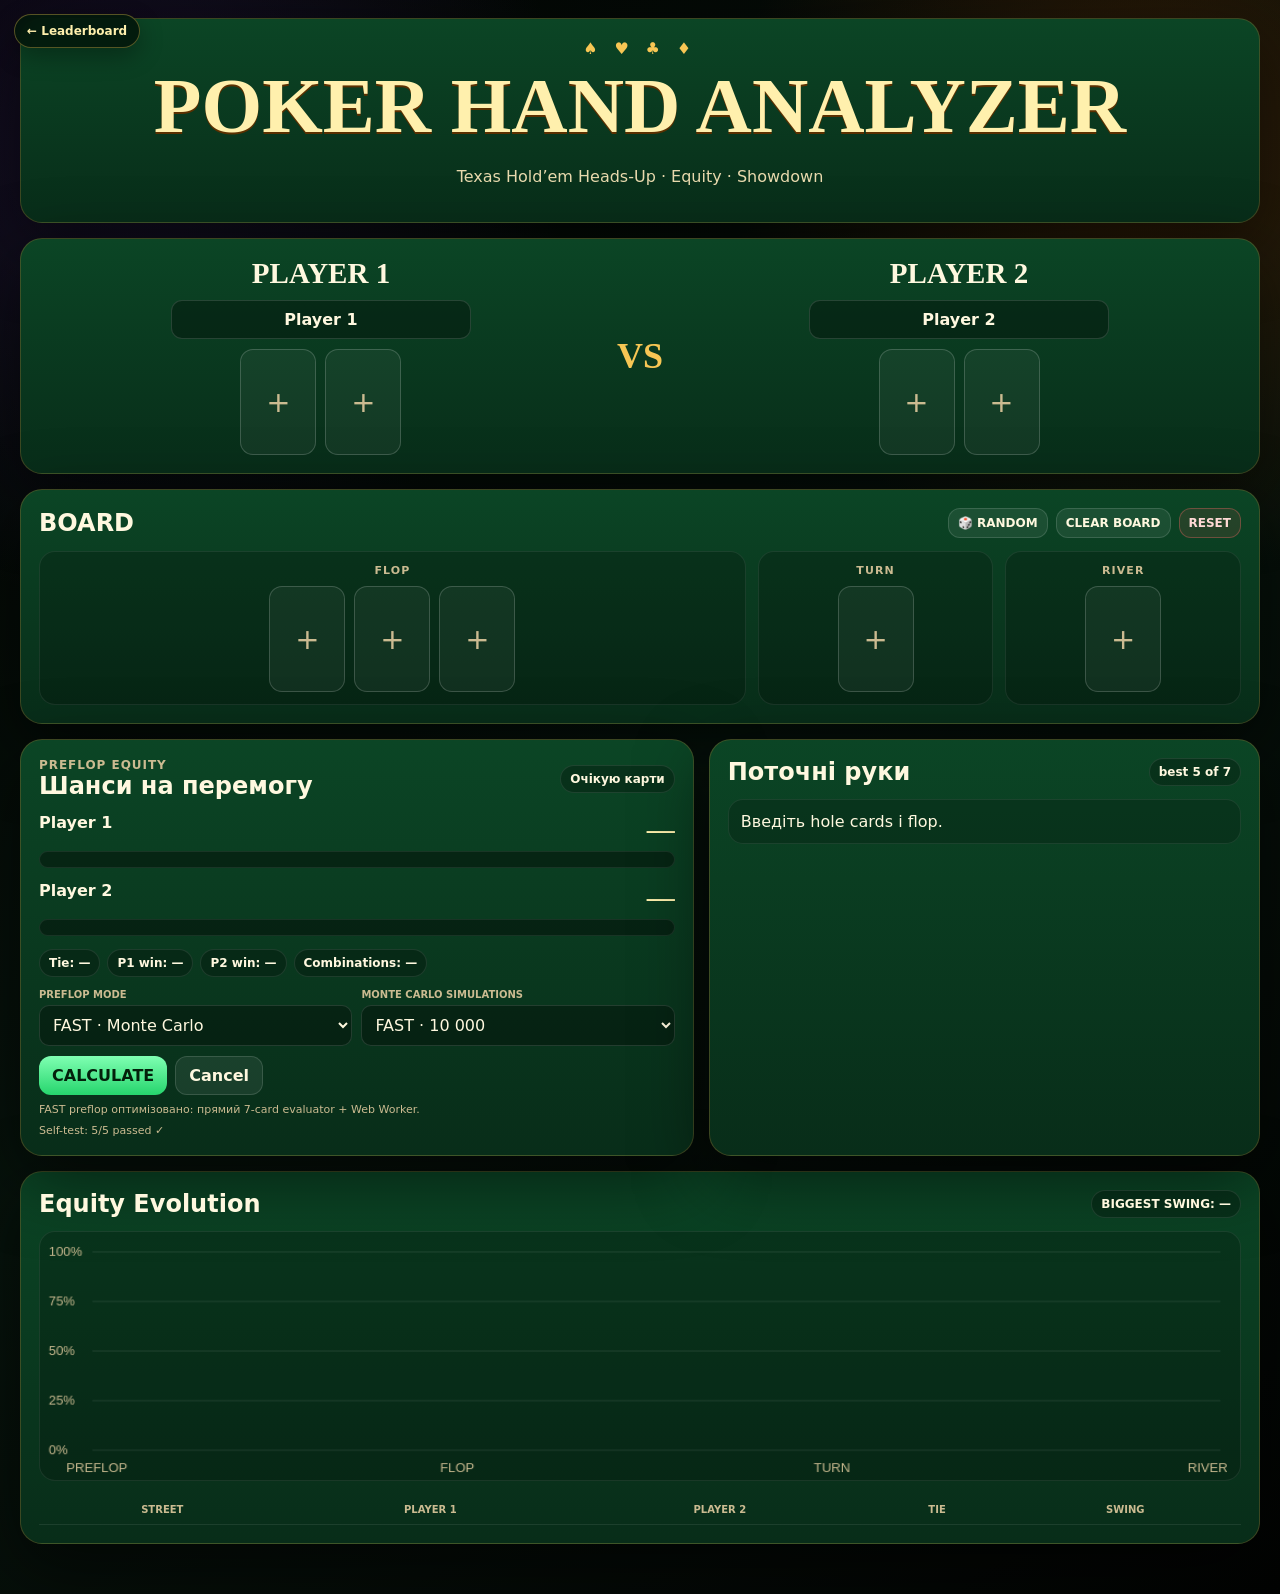
<file: poker-analyzer.html>
<!doctype html>
<html lang="uk">
<head>
<meta charset="utf-8">
<meta name="viewport" content="width=device-width,initial-scale=1">
<title>Poker Hand Analyzer</title>
<style>
:root{--bg:#030604;--panel:#082d19;--panel2:#0b4525;--gold:#f7c654;--gold2:#fff0ad;--text:#fff8df;--muted:#cbbb91;--line:#8a6b2f66;--green:#45df82;--blue:#6ec5ff}
*{box-sizing:border-box}body{margin:0;min-height:100vh;font-family:Inter,system-ui,sans-serif;color:var(--text);background:radial-gradient(circle at 10% 10%,#35206066,transparent 24%),radial-gradient(circle at 90% 10%,#8a370055,transparent 23%),linear-gradient(145deg,#020302,#07130c 50%,#020302)}
button,input,select{font:inherit}button{cursor:pointer}.app{width:min(1240px,calc(100% - 20px));margin:auto;padding:18px 0 50px}.panel{background:linear-gradient(180deg,var(--panel2),var(--panel));border:1px solid var(--line);border-radius:22px;box-shadow:0 22px 70px #0008}.pad{padding:18px}
.hero{text-align:center;margin-bottom:15px;padding:20px}.hero h1{font:700 clamp(42px,7vw,78px) Georgia,serif;color:var(--gold2);margin:3px 0;text-shadow:0 2px #5b3000}.hero p{color:#e8d9ad}.suits{color:var(--gold);letter-spacing:.35em;font-weight:900}
.players{display:grid;grid-template-columns:1fr auto 1fr;gap:14px;align-items:center;margin-bottom:15px}.player{text-align:center}.player h2{font:700 29px Georgia,serif;margin:0 0 10px}.vs{font:700 36px Georgia,serif;color:var(--gold)}
.name{width:min(300px,100%);padding:9px 11px;border-radius:11px;border:1px solid #ffffff22;background:#0005;color:var(--text);text-align:center;font-weight:800;margin-bottom:10px}
.cards{display:flex;gap:9px;justify-content:center;flex-wrap:wrap}.slot,.card{width:76px;height:106px;border-radius:13px;border:1px solid #ffffff2d;display:grid;place-items:center;position:relative}.slot{background:#ffffff0c;color:var(--muted);font-size:29px}.card{background:#fffdf4;color:#171717;box-shadow:0 7px 20px #0005}.red{color:#c82828!important}.rank{position:absolute;left:8px;top:5px;font:700 24px Georgia,serif}.suit{font-size:38px}.x{position:absolute;right:4px;top:3px;width:20px;height:20px;border:0;border-radius:50%;background:#0002;color:inherit;padding:0}
.board{margin-bottom:15px}.head{display:flex;justify-content:space-between;gap:10px;align-items:center;margin-bottom:13px}.head h2,.head h3{margin:0}.streets{display:grid;grid-template-columns:3fr 1fr 1fr;gap:12px}.street{padding:12px;border-radius:16px;background:#0003;border:1px solid #ffffff14}.street b{display:block;text-align:center;color:var(--muted);font-size:11px;letter-spacing:.1em;margin-bottom:9px}
.actions{display:flex;gap:8px;flex-wrap:wrap}.btn{border:0;border-radius:12px;padding:9px 13px;font-weight:900;background:linear-gradient(var(--gold2),var(--gold));color:#2b1700}.btn.sec{background:#ffffff12;border:1px solid #ffffff22;color:var(--text)}.btn.green{background:linear-gradient(#7fffb2,#26d56d);color:#03200b}.btn.redb{background:#ff51511c;border:1px solid #ff6a6a55;color:#ffd9d5}.small{padding:7px 9px;font-size:12px}
.grid{display:grid;grid-template-columns:1.1fr .9fr;gap:15px}.sub{font-size:12px;color:var(--muted);font-weight:900;letter-spacing:.08em}.eqrow{margin:13px 0}.eqtop{display:flex;justify-content:space-between;font-weight:900}.eqval{font:700 28px Georgia,serif;color:var(--gold2)}.bar{height:17px;border-radius:999px;background:#0006;overflow:hidden;margin-top:6px;border:1px solid #ffffff14}.bar span{display:block;height:100%;background:linear-gradient(90deg,#d67b27,#ffd468,#51e393)}.bar.blue span{background:linear-gradient(90deg,#587be0,#69baf8,#78ddff)}.meta{display:flex;gap:7px;flex-wrap:wrap;margin-top:10px}.pill{padding:6px 9px;border-radius:999px;background:#0004;border:1px solid #ffffff18;font-size:12px;font-weight:850}
.controls{display:grid;grid-template-columns:1fr 1fr;gap:9px;margin-top:12px}.field{display:grid;gap:5px}.field label{font-size:10px;color:var(--muted);font-weight:900;text-transform:uppercase}.field select{padding:9px;border-radius:10px;background:#0005;color:var(--text);border:1px solid #ffffff1f}
.progressbox{display:none;margin-top:10px}.progressbox.show{display:block}.progress{height:9px;border-radius:999px;background:#0006;overflow:hidden}.progress span{display:block;height:100%;width:0;background:linear-gradient(90deg,var(--gold),var(--green))}.progtext{font-size:11px;color:var(--muted);margin-top:4px}
.hand{padding:12px;border-radius:15px;background:#0003;border:1px solid #ffffff14;margin-bottom:9px}.hand strong{display:block;color:var(--gold2);font-size:17px}.best{display:flex;gap:5px;flex-wrap:wrap;margin-top:8px}.mini{padding:4px 7px;border-radius:7px;background:#fffdf4;color:#171717;font:700 15px Georgia,serif}.draws{margin-top:7px;color:#e9dcb8;font-size:12px;line-height:1.45}.result{text-align:center;padding:16px;border-radius:17px;background:#f6c65418;border:1px solid #f6c65455}.result h2{font:700 32px Georgia,serif;color:var(--gold2);margin:0 0 4px}
.history{margin-top:15px}.hist{width:100%;border-collapse:collapse}.hist th,.hist td{padding:9px;border-bottom:1px solid #ffffff15;text-align:center}.hist th{font-size:10px;color:var(--muted);text-transform:uppercase}canvas{width:100%;height:250px;background:#0003;border-radius:16px;border:1px solid #ffffff14}
.pickerbg{position:fixed;inset:0;background:#000c;display:none;align-items:center;justify-content:center;padding:16px;z-index:20}.pickerbg.show{display:flex}.picker{width:min(850px,100%);max-height:90vh;overflow:auto;padding:16px;border-radius:20px;background:linear-gradient(#0b3a21,#04150c);border:1px solid var(--line)}.pickgrid{display:grid;grid-template-columns:repeat(13,1fr);gap:5px}.pick{min-height:56px;border-radius:9px;border:1px solid #0002;background:#fffdf4;color:#171717;font:700 16px Georgia,serif}.used{opacity:.2;pointer-events:none}.status{font-size:11px;color:var(--muted);margin-top:8px}
@media(max-width:860px){.players,.grid{grid-template-columns:1fr}.vs{font-size:25px}.streets{grid-template-columns:1fr}.pickgrid{grid-template-columns:repeat(7,1fr)}}@media(max-width:500px){.slot,.card{width:62px;height:88px}.controls{grid-template-columns:1fr}.pickgrid{grid-template-columns:repeat(4,1fr)}}

.back-home{
  position:fixed;left:14px;top:14px;z-index:15;
  display:inline-flex;align-items:center;gap:7px;
  padding:9px 12px;border-radius:999px;
  text-decoration:none;font-size:12px;font-weight:900;
  color:var(--gold2);background:rgba(3,22,11,.88);
  border:1px solid rgba(247,198,84,.34);
  box-shadow:0 8px 24px rgba(0,0,0,.32);
  backdrop-filter:blur(8px);
}
.back-home:hover{border-color:rgba(255,228,140,.7);transform:translateY(-1px)}
@media(max-width:520px){.back-home{position:static;margin:10px 0 0 10px}}

</style>
</head>
<body>
<a class="back-home" href="./">← Leaderboard</a>
<div class="app">
<header class="panel hero"><div class="suits">♠ ♥ ♣ ♦</div><h1>POKER HAND ANALYZER</h1><p>Texas Hold’em Heads-Up · Equity · Showdown</p></header>

<section class="panel pad players">
<div class="player"><h2>PLAYER 1</h2><input id="p1name" class="name" value="Player 1"><div id="p1" class="cards"></div></div>
<div class="vs">VS</div>
<div class="player"><h2>PLAYER 2</h2><input id="p2name" class="name" value="Player 2"><div id="p2" class="cards"></div></div>
</section>

<section class="panel pad board">
<div class="head"><h2>BOARD</h2><div class="actions"><button class="btn sec small" onclick="randomHand()">🎲 RANDOM</button><button class="btn sec small" onclick="clearBoard()">CLEAR BOARD</button><button class="btn redb small" onclick="resetAll()">RESET</button></div></div>
<div class="streets">
<div class="street"><b>FLOP</b><div id="flop" class="cards"></div></div>
<div class="street"><b>TURN</b><div id="turn" class="cards"></div></div>
<div class="street"><b>RIVER</b><div id="river" class="cards"></div></div>
</div>
</section>

<div class="grid">
<section class="panel pad">
<div class="head"><div><div id="streetLabel" class="sub">PREFLOP EQUITY</div><h2>Шанси на перемогу</h2></div><span id="calcStatus" class="pill">Очікую карти</span></div>
<div class="eqrow"><div class="eqtop"><span id="n1">Player 1</span><span id="e1" class="eqval">—</span></div><div class="bar"><span id="b1" style="width:0"></span></div></div>
<div class="eqrow"><div class="eqtop"><span id="n2">Player 2</span><span id="e2" class="eqval">—</span></div><div class="bar blue"><span id="b2" style="width:0"></span></div></div>
<div class="meta"><span class="pill">Tie: <b id="tie">—</b></span><span class="pill">P1 win: <b id="w1">—</b></span><span class="pill">P2 win: <b id="w2">—</b></span><span class="pill">Combinations: <b id="comb">—</b></span></div>
<div class="controls"><div class="field"><label>Preflop mode</label><select id="mode"><option value="fast">FAST · Monte Carlo</option><option value="exact">EXACT · Exhaustive</option></select></div><div class="field"><label>Monte Carlo simulations</label><select id="mc"><option value="5000">QUICK · 5 000</option><option value="10000" selected>FAST · 10 000</option><option value="25000">BALANCED · 25 000</option><option value="50000">PRECISE · 50 000</option></select></div></div>
<div class="actions" style="margin-top:10px"><button class="btn green" onclick="calculate()">CALCULATE</button><button class="btn sec" onclick="cancelCalc()">Cancel</button></div>
<div id="progressbox" class="progressbox"><div class="progress"><span id="prog"></span></div><div id="progtext" class="progtext">0%</div></div>
<div id="speedInfo" class="status">FAST preflop оптимізовано: прямий 7-card evaluator + Web Worker.</div><div id="tests" class="status"></div>
</section>

<section class="panel pad"><div class="head"><h2>Поточні руки</h2><span class="pill">best 5 of 7</span></div><div id="hands"></div><div id="final"></div></section>
</div>

<section class="panel pad history">
<div class="head"><h2>Equity Evolution</h2><span id="swing" class="pill">BIGGEST SWING: —</span></div>
<canvas id="chart" width="1100" height="250"></canvas>
<div style="overflow:auto;margin-top:10px"><table class="hist"><thead><tr><th>Street</th><th id="hp1">Player 1</th><th id="hp2">Player 2</th><th>Tie</th><th>Swing</th></tr></thead><tbody id="histbody"></tbody></table></div>
</section>
</div>

<div id="pickerbg" class="pickerbg" onclick="if(event.target.id==='pickerbg')hidePicker()"><div class="picker" onclick="event.stopPropagation()"><div class="head"><div><h2 style="margin:0">Оберіть карту</h2><div id="picktarget" class="sub">—</div></div><button class="btn sec small" onclick="hidePicker()">Закрити</button></div><div id="pickgrid" class="pickgrid"></div></div></div>

<script>
const R=['2','3','4','5','6','7','8','9','T','J','Q','K','A'],S=['s','h','d','c'],SYM={s:'♠',h:'♥',d:'♦',c:'♣'},RED=new Set(['h','d']),CATS=['High Card','One Pair','Two Pair','Three of a Kind','Straight','Flush','Full House','Four of a Kind','Straight Flush'];
let state={p1:[null,null],p2:[null,null],board:[null,null,null,null,null]},hist={},worker=null,pickPath=null;
const p1=document.getElementById('p1'),p2=document.getElementById('p2'),flop=document.getElementById('flop'),turn=document.getElementById('turn'),river=document.getElementById('river'),picktarget=document.getElementById('picktarget'),pickgrid=document.getElementById('pickgrid'),pickerbg=document.getElementById('pickerbg'),progressbox=document.getElementById('progressbox'),calcStatus=document.getElementById('calcStatus'),prog=document.getElementById('prog'),progtext=document.getElementById('progtext'),mode=document.getElementById('mode'),mc=document.getElementById('mc'),e1=document.getElementById('e1'),e2=document.getElementById('e2'),tie=document.getElementById('tie'),w1=document.getElementById('w1'),w2=document.getElementById('w2'),comb=document.getElementById('comb'),b1=document.getElementById('b1'),b2=document.getElementById('b2'),streetLabel=document.getElementById('streetLabel'),hands=document.getElementById('hands'),final=document.getElementById('final'),hp1=document.getElementById('hp1'),hp2=document.getElementById('hp2'),histbody=document.getElementById('histbody'),swing=document.getElementById('swing'),chart=document.getElementById('chart'),tests=document.getElementById('tests'),p1name=document.getElementById('p1name'),p2name=document.getElementById('p2name');
const deck=()=>S.flatMap(s=>R.map(r=>r+s)),pc=c=>({r:c[0],s:c[1],v:R.indexOf(c[0])+2}),pct=x=>(x*100).toFixed(1)+'%',esc=s=>String(s??'').replace(/[&<>"']/g,c=>({'&':'&amp;','<':'&lt;','>':'&gt;','"':'&quot;',"'":'&#039;'}[c]));
const n1=()=>document.getElementById('p1name').value||'Player 1',n2=()=>document.getElementById('p2name').value||'Player 2';
function rankName(v){return({14:'Ace',13:'King',12:'Queen',11:'Jack',10:'Ten',9:'Nine',8:'Eight',7:'Seven',6:'Six',5:'Five',4:'Four',3:'Three',2:'Two'})[v]||v}
function rank5(cs){const vs=cs.map(c=>pc(c).v).sort((a,b)=>b-a),ss=cs.map(c=>pc(c).s),ct={};vs.forEach(v=>ct[v]=(ct[v]||0)+1);const g=Object.entries(ct).map(([v,n])=>({v:+v,n})).sort((a,b)=>b.n-a.n||b.v-a.v),u=[...new Set(vs)].sort((a,b)=>b-a),seq=u.includes(14)?[...u,1]:u;let sh=0;for(let i=0;i<=seq.length-5;i++)if(seq[i]-seq[i+4]===4){sh=seq[i];break}const fl=ss.every(s=>s===ss[0]);if(fl&&sh)return{c:8,t:[sh]};if(g[0].n===4)return{c:7,t:[g[0].v,g[1].v]};if(g[0].n===3&&g[1].n===2)return{c:6,t:[g[0].v,g[1].v]};if(fl)return{c:5,t:vs};if(sh)return{c:4,t:[sh]};if(g[0].n===3)return{c:3,t:[g[0].v,...g.filter(x=>x.n===1).map(x=>x.v).sort((a,b)=>b-a)]};const p=g.filter(x=>x.n===2).sort((a,b)=>b.v-a.v);if(p.length>=2)return{c:2,t:[p[0].v,p[1].v,g.filter(x=>x.n===1).map(x=>x.v).sort((a,b)=>b-a)[0]]};if(p.length===1)return{c:1,t:[p[0].v,...g.filter(x=>x.n===1).map(x=>x.v).sort((a,b)=>b-a)]};return{c:0,t:vs}}
function cmp(a,b){if(a.c!==b.c)return a.c-b.c;for(let i=0;i<Math.max(a.t.length,b.t.length);i++){const d=(a.t[i]||0)-(b.t[i]||0);if(d)return d}return 0}
function comb5(a){const o=[];for(let i=0;i<a.length-4;i++)for(let j=i+1;j<a.length-3;j++)for(let k=j+1;k<a.length-2;k++)for(let l=k+1;l<a.length-1;l++)for(let m=l+1;m<a.length;m++)o.push([a[i],a[j],a[k],a[l],a[m]]);return o}
function evalHand(cs){if(cs.length<5)return null;let best=null,five=null;for(const f of comb5(cs)){const r=rank5(f);if(!best||cmp(r,best)>0){best=r;five=f}}let d=CATS[best.c],h=best.t[0];if(best.c===8&&h===14)d='Royal Flush';else if(best.c===8)d=`Straight Flush — ${rankName(h)} high`;else if(best.c===7)d=`Four of a Kind — ${rankName(best.t[0])}s`;else if(best.c===6)d=`Full House — ${rankName(best.t[0])}s full of ${rankName(best.t[1])}s`;else if(best.c===5)d=`Flush — ${rankName(h)} high`;else if(best.c===4)d=`Straight — ${rankName(h)} high`;else if(best.c===3)d=`Three of a Kind — ${rankName(best.t[0])}s`;else if(best.c===2)d=`Two Pair — ${rankName(best.t[0])}s and ${rankName(best.t[1])}s`;else if(best.c===1)d=`One Pair — ${rankName(best.t[0])}s`;else d=`High Card — ${rankName(best.t[0])}`;return{rank:best.c,category:CATS[best.c],description:d,bestFive:five,c:best.c,t:best.t}}
function used(){return[...state.p1,...state.p2,...state.board].filter(Boolean)}function street(){const n=state.board.filter(Boolean).length;return n===5?'river':n===4?'turn':n===3?'flop':'preflop'}
function renderCard(c,path){if(!c)return`<button class="slot" onclick="openPicker('${path}')">+</button>`;const x=pc(c);return`<div class="card ${RED.has(x.s)?'red':''}" onclick="openPicker('${path}')"><span class="rank">${x.r}</span><span class="suit">${SYM[x.s]}</span><button class="x" onclick="event.stopPropagation();clearPath('${path}')">×</button></div>`}
function renderSlots(){p1.innerHTML=[0,1].map(i=>renderCard(state.p1[i],`p1.${i}`)).join('');p2.innerHTML=[0,1].map(i=>renderCard(state.p2[i],`p2.${i}`)).join('');flop.innerHTML=[0,1,2].map(i=>renderCard(state.board[i],`board.${i}`)).join('');turn.innerHTML=renderCard(state.board[3],'board.3');river.innerHTML=renderCard(state.board[4],'board.4')}
function pathGet(p){const[a,i]=p.split('.');return state[a][+i]}function pathSet(p,v){const[a,i]=p.split('.');state[a][+i]=v}
function clearPath(p){pathSet(p,null);if(p==='board.0'||p==='board.1'||p==='board.2'){state.board[3]=state.board[4]=null}if(p==='board.3')state.board[4]=null;changed()}
function openPicker(p){const[a,i]=p.split('.');if(a==='board'&&+i===3&&state.board.slice(0,3).some(x=>!x))return alert('Спочатку введіть flop.');if(a==='board'&&+i===4&&!state.board[3])return alert('Спочатку введіть turn.');pickPath=p;picktarget.textContent=p;const u=new Set(used().filter(c=>c!==pathGet(p)));pickgrid.innerHTML=S.flatMap(s=>R.map(r=>{const c=r+s;return`<button class="pick ${RED.has(s)?'red':''} ${u.has(c)?'used':''}" onclick="choose('${c}')">${r}${SYM[s]}</button>`})).join('');pickerbg.classList.add('show')}
function choose(c){if(used().includes(c)&&pathGet(pickPath)!==c)return;pathSet(pickPath,c);hidePicker();changed()}function hidePicker(){pickerbg.classList.remove('show')}
function changed(){cancelCalc();renderSlots();renderHands();const bn=state.board.filter(Boolean).length;if(state.p1.every(Boolean)&&state.p2.every(Boolean)&&[0,3,4,5].includes(bn))calculate();else clearEq()}
function clearEq(){['e1','e2','tie','w1','w2','comb'].forEach(id=>document.getElementById(id).textContent='—');b1.style.width=b2.style.width='0';calcStatus.textContent='Очікую карти'}
function calculate(){if(!state.p1.every(Boolean)||!state.p2.every(Boolean))return alert('Введіть 2 карти кожного гравця.');const bn=state.board.filter(Boolean).length;if(![0,3,4,5].includes(bn))return alert('Board: 0, 3, 4 або 5 карт.');const st=street();if(st==='river')return riverResult();const payload={p1:state.p1,p2:state.p2,board:state.board.filter(Boolean),street:st,mode:st==='preflop'?mode.value:'exact',iterations:+mc.value,maxMs:25000};runWorker(payload)}
function cancelCalc(){if(worker){worker.terminate();worker=null}progressbox.classList.remove('show')}
function runWorker(payload){cancelCalc();worker=new Worker(URL.createObjectURL(new Blob([`(${workerMain.toString()})()`],{type:'text/javascript'})));progressbox.classList.add('show');calcStatus.textContent='Розрахунок…';worker.onmessage=e=>{const m=e.data;if(m.type==='p'){prog.style.width=m.v+'%';progtext.textContent=m.v.toFixed(1)+'%'}else if(m.type==='done'){worker=null;progressbox.classList.remove('show');applyEq(m.r,payload.street)}else{console.error(m);worker=null;progressbox.classList.remove('show')}};worker.postMessage(payload)}
function workerMain(){
  const R=['2','3','4','5','6','7','8','9','T','J','Q','K','A'], S=['s','h','d','c'];
  const rankMap={2:2,3:3,4:4,5:5,6:6,7:7,8:8,9:9,T:10,J:11,Q:12,K:13,A:14};
  const suitMap={s:0,h:1,d:2,c:3};
  const enc=c=>suitMap[c[1]]*13+(rankMap[c[0]]-2);
  const rankOf=x=>(x%13)+2, suitOf=x=>(x/13)|0;
  const fullDeck=()=>Array.from({length:52},(_,i)=>i);
  function straightHighFromCounts(cnt){
    for(let h=14;h>=6;h--) if(cnt[h]&&cnt[h-1]&&cnt[h-2]&&cnt[h-3]&&cnt[h-4]) return h;
    if(cnt[14]&&cnt[5]&&cnt[4]&&cnt[3]&&cnt[2]) return 5;
    return 0;
  }
  function eval7(cards){
    const cnt=new Uint8Array(15), sc=new Uint8Array(4);
    const sr=[[],[],[],[]];
    for(let i=0;i<7;i++){const x=cards[i],r=rankOf(x),s=suitOf(x);cnt[r]++;sc[s]++;sr[s].push(r)}
    // Straight flush
    for(let s=0;s<4;s++) if(sc[s]>=5){
      const c=new Uint8Array(15);for(const r of sr[s])c[r]=1;const sh=straightHighFromCounts(c);if(sh)return[8,sh,0,0,0,0];
    }
    // Quads
    for(let r=14;r>=2;r--) if(cnt[r]===4){let k=14;while(k>=2&&(k===r||!cnt[k]))k--;return[7,r,k,0,0,0]}
    // Full house
    let trip1=0,trip2=0;for(let r=14;r>=2;r--)if(cnt[r]>=3){if(!trip1)trip1=r;else if(!trip2)trip2=r}
    if(trip1){let pair=trip2;for(let r=14;r>=2&&!pair;r--)if(r!==trip1&&cnt[r]>=2)pair=r;if(pair)return[6,trip1,pair,0,0,0]}
    // Flush
    for(let s=0;s<4;s++) if(sc[s]>=5){const a=sr[s].sort((a,b)=>b-a);return[5,a[0],a[1],a[2],a[3],a[4]]}
    // Straight
    const sh=straightHighFromCounts(cnt);if(sh)return[4,sh,0,0,0,0];
    // Trips
    if(trip1){const ks=[];for(let r=14;r>=2&&ks.length<2;r--)if(r!==trip1&&cnt[r])ks.push(r);return[3,trip1,ks[0],ks[1],0,0]}
    // Pairs
    const pairs=[];for(let r=14;r>=2;r--)if(cnt[r]>=2)pairs.push(r);
    if(pairs.length>=2){let k=14;while(k>=2&&(k===pairs[0]||k===pairs[1]||!cnt[k]))k--;return[2,pairs[0],pairs[1],k,0,0]}
    if(pairs.length===1){const ks=[];for(let r=14;r>=2&&ks.length<3;r--)if(r!==pairs[0]&&cnt[r])ks.push(r);return[1,pairs[0],ks[0],ks[1],ks[2],0]}
    // High card
    const hi=[];for(let r=14;r>=2&&hi.length<5;r--)if(cnt[r])hi.push(r);return[0,hi[0],hi[1],hi[2],hi[3],hi[4]];
  }
  function cmp(a,b){for(let i=0;i<6;i++){const d=(a[i]||0)-(b[i]||0);if(d)return d}return 0}
  function result(p1,p2,b){
    return cmp(eval7([p1[0],p1[1],b[0],b[1],b[2],b[3],b[4]]),eval7([p2[0],p2[1],b[0],b[1],b[2],b[3],b[4]]));
  }
  onmessage=e=>{
    try{
      const {p1:sp1,p2:sp2,board:sboard,street,mode,iterations,maxMs=25000}=e.data;
      const p1=sp1.map(enc),p2=sp2.map(enc),board=sboard.map(enc),known=new Set([...p1,...p2,...board]),rem=fullDeck().filter(x=>!known.has(x));
      let w1=0,w2=0,tie=0,total=0,last=0,timedOut=false;const started=performance.now();
      const add=x=>{total++;if(x>0)w1++;else if(x<0)w2++;else tie++};
      if(street==='preflop'&&mode==='fast'){
        const d=rem.slice();
        for(let i=0;i<iterations;i++){
          // Partial Fisher-Yates: only the first five cards are needed.
          for(let k=0;k<5;k++){const j=k+Math.floor(Math.random()*(d.length-k));const z=d[k];d[k]=d[j];d[j]=z}
          add(result(p1,p2,d));
          if((i&511)===0){
            const elapsed=performance.now()-started;
            postMessage({type:'p',v:i/iterations*100});
            if(elapsed>=maxMs){timedOut=true;break}
          }
        }
      }else if(street==='preflop'){
        const n=rem.length,ex=n*(n-1)*(n-2)*(n-3)*(n-4)/120;let q=0;
        const b=[0,0,0,0,0];
        for(let i=0;i<n-4;i++)for(let j=i+1;j<n-3;j++)for(let k=j+1;k<n-2;k++)for(let l=k+1;l<n-1;l++)for(let m=l+1;m<n;m++){
          b[0]=rem[i];b[1]=rem[j];b[2]=rem[k];b[3]=rem[l];b[4]=rem[m];add(result(p1,p2,b));q++;
          if((q&8191)===0)postMessage({type:'p',v:q/ex*100});
        }
      }else if(street==='flop'){
        let q=0,ex=rem.length*(rem.length-1)/2;const b=[board[0],board[1],board[2],0,0];
        for(let i=0;i<rem.length-1;i++)for(let j=i+1;j<rem.length;j++){b[3]=rem[i];b[4]=rem[j];add(result(p1,p2,b));q++;if((q&63)===0)postMessage({type:'p',v:q/ex*100})}
      }else if(street==='turn'){
        const b=[board[0],board[1],board[2],board[3],0];
        for(let i=0;i<rem.length;i++){b[4]=rem[i];add(result(p1,p2,b));if((i&7)===0)postMessage({type:'p',v:(i+1)/rem.length*100})}
      }
      const elapsedMs=performance.now()-started;
      postMessage({type:'done',r:{player1Win:w1/total,player2Win:w2/total,tie:tie/total,player1Equity:(w1+tie/2)/total,player2Equity:(w2+tie/2)/total,combinations:total,elapsedMs,timedOut,requestedIterations:iterations}});
    }catch(err){postMessage({type:'error',error:String(err.stack||err)})}
  }
}
function applyEq(r,st){document.getElementById('n1').textContent=n1();document.getElementById('n2').textContent=n2();e1.textContent=pct(r.player1Equity);e2.textContent=pct(r.player2Equity);tie.textContent=pct(r.tie);w1.textContent=pct(r.player1Win);w2.textContent=pct(r.player2Win);comb.textContent=r.combinations.toLocaleString('uk-UA');b1.style.width=r.player1Equity*100+'%';b2.style.width=r.player2Equity*100+'%';streetLabel.textContent=st.toUpperCase()+(st==='river'?' RESULT':' EQUITY');const secs=r.elapsedMs!=null?(r.elapsedMs/1000).toFixed(2)+' s':'';calcStatus.textContent=(st==='preflop'&&mode.value==='fast'?'FAST Monte Carlo':'Exact')+(secs?' · '+secs:'');if(st==='preflop'&&mode.value==='fast'){const n=Math.max(1,r.combinations),ci=1.96*Math.sqrt(.25/n)*100;speedInfo.textContent=`Виконано ${n.toLocaleString('uk-UA')} симуляцій за ${secs}. Орієнтовна максимальна 95% похибка: ±${ci.toFixed(1)} п.п.${r.timedOut?' Досягнуто ліміт 25 с.':''}`;}else if(secs){speedInfo.textContent=`Точний розрахунок: ${r.combinations.toLocaleString('uk-UA')} комбінацій за ${secs}.`;}hist[st]={...r};renderHist();renderHands()}
function riverResult(){const b=state.board.filter(Boolean),h1=evalHand([...state.p1,...b]),h2=evalHand([...state.p2,...b]),c=cmp(h1,h2),r={player1Win:c>0?1:0,player2Win:c<0?1:0,tie:c===0?1:0,player1Equity:c>0?1:c===0?.5:0,player2Equity:c<0?1:c===0?.5:0,combinations:1};applyEq(r,'river')}
function mini(c){const x=pc(c);return`<span class="mini ${RED.has(x.s)?'red':''}">${x.r}${SYM[x.s]}</span>`}
function drawInfo(hole,board,current){if(board.length<3||board.length>=5)return{labels:[],outs:[]};const known=[...hole,...board],rem=deck().filter(c=>!known.includes(c)),outs=[];for(const c of rem){const h=evalHand([...known,c]);if(cmp(h,current)>0)outs.push(c)}const labels=[],all=known.map(pc),sc={s:0,h:0,d:0,c:0};all.forEach(x=>sc[x.s]++);if(Object.values(sc).some(n=>n===4))labels.push('Flush Draw');const vals=[...new Set(all.map(x=>x.v))];if(vals.includes(14))vals.push(1);let open=false,gut=false;for(let st=1;st<=10;st++){const seq=[st,st+1,st+2,st+3,st+4],have=seq.filter(v=>vals.includes(v));if(have.length===4){const miss=seq.find(v=>!vals.includes(v));(miss===st||miss===st+4)?open=true:gut=true}}if(open)labels.push('Open-ended Straight Draw');else if(gut)labels.push('Gutshot');const bh=Math.max(...board.map(c=>pc(c).v));if(hole.filter(c=>pc(c).v>bh).length===2)labels.push('Two Overcards');if(current.rank===2)labels.push('Full House Draw');if(current.rank===3)labels.push('Full House / Quads Draw');if(current.rank===6)labels.push('Four of a Kind Draw');return{labels:[...new Set(labels)],outs}}
function handHtml(name,h,hole,b){const d=drawInfo(hole,b,h);return`<div class="hand"><strong>${esc(name)}</strong><div>${esc(h.description)}</div><div class="best">${h.bestFive.map(mini).join('')}</div><div class="draws">${d.labels.length?'<b>Draws:</b> '+d.labels.join(' · ')+'<br><b>Unique outs:</b> '+d.outs.length:'Draws: —'}</div></div>`}
function renderHands(){const b=state.board.filter(Boolean);if(!state.p1.every(Boolean)||!state.p2.every(Boolean)||b.length<3){hands.innerHTML='<div class="hand">Введіть hole cards і flop.</div>';final.innerHTML='';return}const h1=evalHand([...state.p1,...b]),h2=evalHand([...state.p2,...b]);hands.innerHTML=handHtml(n1(),h1,state.p1,b)+handHtml(n2(),h2,state.p2,b);if(b.length===5){const c=cmp(h1,h2),win=c>0?n1():c<0?n2():null;final.innerHTML=`<div class="result"><h2>${win?'🏆 '+esc(win)+' WINS':'🤝 SPLIT POT'}</h2><div>${win?esc(c>0?h1.description:h2.description):'Рівні найкращі руки'}</div></div>`}else final.innerHTML=''}
function renderHist(){hp1.textContent=n1();hp2.textContent=n2();let prev=null,big=null,rows='';for(const s of['preflop','flop','turn','river']){const h=hist[s];if(!h)continue;let sw='—';if(prev){const d=(h.player1Equity-prev.player1Equity)*100;sw=(d>=0?'+':'')+d.toFixed(1)+' pp';if(!big||Math.abs(d)>Math.abs(big.d))big={s,d}}rows+=`<tr><td>${s.toUpperCase()}</td><td>${pct(h.player1Equity)}</td><td>${pct(h.player2Equity)}</td><td>${pct(h.tie)}</td><td>${sw}</td></tr>`;prev=h}histbody.innerHTML=rows;swing.textContent='BIGGEST SWING: '+(big?big.s.toUpperCase()+' '+(big.d>=0?'+':'')+big.d.toFixed(1)+' pp':'—');drawChart()}
function drawChart(){const c=chart,ctx=c.getContext('2d'),W=c.width,H=c.height;ctx.clearRect(0,0,W,H);ctx.strokeStyle='#ffffff1c';ctx.fillStyle='#cbbb91';ctx.font='12px sans-serif';for(let y=0;y<=100;y+=25){const py=H-30-y*(H-50)/100;ctx.beginPath();ctx.moveTo(48,py);ctx.lineTo(W-18,py);ctx.stroke();ctx.fillText(y+'%',8,py+4)}const ss=['preflop','flop','turn','river'],xs=ss.map((s,i)=>48+i*(W-72)/3);ss.forEach((s,i)=>ctx.fillText(s.toUpperCase(),xs[i]-24,H-8));function line(k,col){const p=[];ss.forEach((s,i)=>hist[s]&&p.push([xs[i],H-30-hist[s][k]*(H-50)]));if(!p.length)return;ctx.strokeStyle=col;ctx.lineWidth=4;ctx.beginPath();p.forEach((q,i)=>i?ctx.lineTo(...q):ctx.moveTo(...q));ctx.stroke();ctx.fillStyle=col;p.forEach(q=>{ctx.beginPath();ctx.arc(q[0],q[1],5,0,Math.PI*2);ctx.fill()})}line('player1Equity','#f7c654');line('player2Equity','#6ec5ff')}
function randomHand(){const d=deck();for(let i=d.length-1;i;i--){const j=Math.floor(Math.random()*(i+1));[d[i],d[j]]=[d[j],d[i]]}state={p1:d.slice(0,2),p2:d.slice(2,4),board:[null,null,null,null,null]};hist={};changed()}function clearBoard(){state.board=[null,null,null,null,null];hist=hist.preflop?{preflop:hist.preflop}:{};changed()}function resetAll(){cancelCalc();state={p1:[null,null],p2:[null,null],board:[null,null,null,null,null]};hist={};renderSlots();renderHands();renderHist();clearEq()}
p1name.addEventListener('input',()=>{renderHands();renderHist()});p2name.addEventListener('input',()=>{renderHands();renderHist()});mode.addEventListener('change',()=>{if(street()==='preflop'&&state.p1.every(Boolean)&&state.p2.every(Boolean))calculate()});
function selfTest(){const T=[];const t=(n,c)=>T.push([n,!!c]);t('Royal Flush',evalHand(['As','Ks','Qs','Js','Ts','2d','3c']).description==='Royal Flush');t('Wheel',evalHand(['As','2d','3c','4h','5s','Kd','Qd']).rank===4);const a=evalHand(['As','Ah','Kd','9c','7s','3d','2c']),b=evalHand(['Ac','Ad','Qd','9h','7c','3s','2d']);t('Kicker',cmp(a,b)>0);t('Full House',evalHand(['Ah','Ad','Ac','Ks','Kd','2c','3s']).rank===6);const x=evalHand(['As','Kd','Qh','Jc','Ts','2d','3d']),y=evalHand(['Ah','Kc','Qd','Js','Tc','2c','3c']);t('Split',cmp(x,y)===0);tests.textContent=`Self-test: ${T.filter(x=>x[1]).length}/${T.length} passed`+(T.every(x=>x[1])?' ✓':' ⚠')}
renderSlots();renderHands();renderHist();selfTest();
</script>
</body>
</html>
</file>
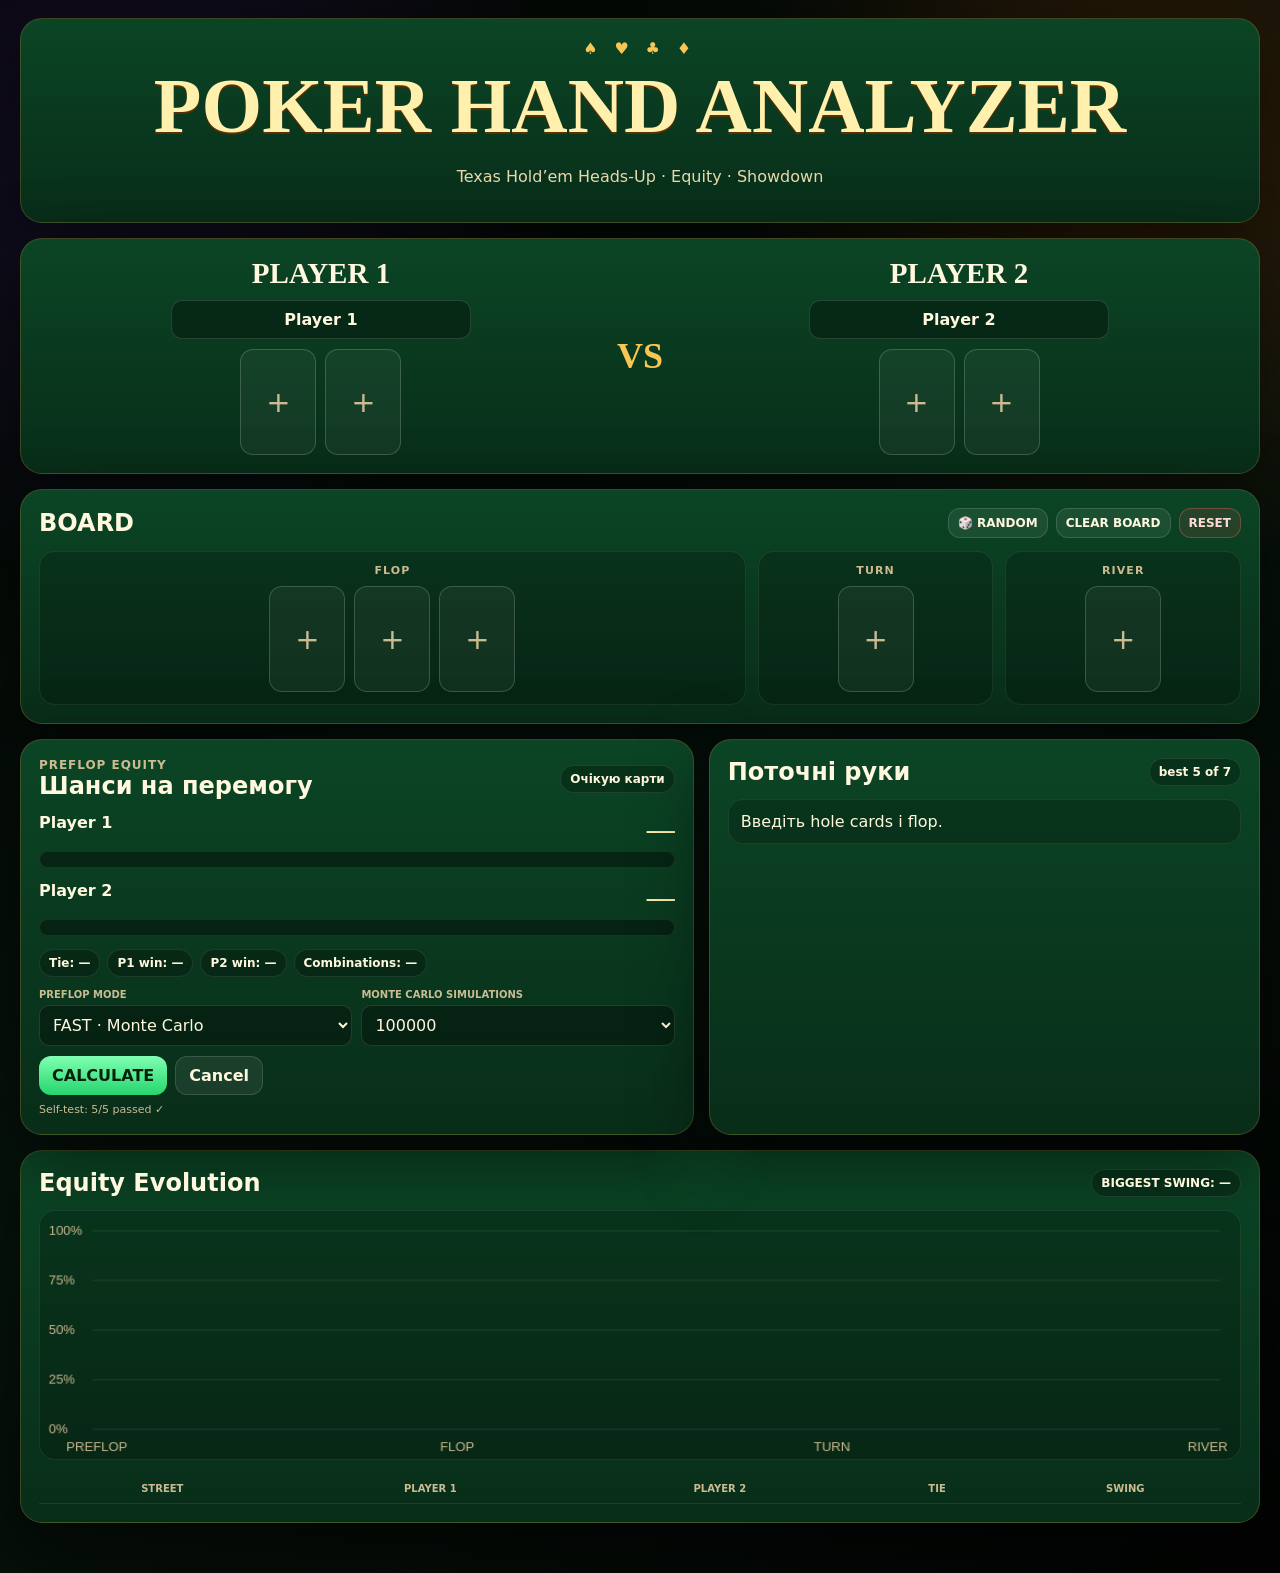
<file: poker_hand_analyzer.html>
<!doctype html>
<html lang="uk">
<head>
<meta charset="utf-8">
<meta name="viewport" content="width=device-width,initial-scale=1">
<title>Poker Hand Analyzer</title>
<style>
:root{--bg:#030604;--panel:#082d19;--panel2:#0b4525;--gold:#f7c654;--gold2:#fff0ad;--text:#fff8df;--muted:#cbbb91;--line:#8a6b2f66;--green:#45df82;--blue:#6ec5ff}
*{box-sizing:border-box}body{margin:0;min-height:100vh;font-family:Inter,system-ui,sans-serif;color:var(--text);background:radial-gradient(circle at 10% 10%,#35206066,transparent 24%),radial-gradient(circle at 90% 10%,#8a370055,transparent 23%),linear-gradient(145deg,#020302,#07130c 50%,#020302)}
button,input,select{font:inherit}button{cursor:pointer}.app{width:min(1240px,calc(100% - 20px));margin:auto;padding:18px 0 50px}.panel{background:linear-gradient(180deg,var(--panel2),var(--panel));border:1px solid var(--line);border-radius:22px;box-shadow:0 22px 70px #0008}.pad{padding:18px}
.hero{text-align:center;margin-bottom:15px;padding:20px}.hero h1{font:700 clamp(42px,7vw,78px) Georgia,serif;color:var(--gold2);margin:3px 0;text-shadow:0 2px #5b3000}.hero p{color:#e8d9ad}.suits{color:var(--gold);letter-spacing:.35em;font-weight:900}
.players{display:grid;grid-template-columns:1fr auto 1fr;gap:14px;align-items:center;margin-bottom:15px}.player{text-align:center}.player h2{font:700 29px Georgia,serif;margin:0 0 10px}.vs{font:700 36px Georgia,serif;color:var(--gold)}
.name{width:min(300px,100%);padding:9px 11px;border-radius:11px;border:1px solid #ffffff22;background:#0005;color:var(--text);text-align:center;font-weight:800;margin-bottom:10px}
.cards{display:flex;gap:9px;justify-content:center;flex-wrap:wrap}.slot,.card{width:76px;height:106px;border-radius:13px;border:1px solid #ffffff2d;display:grid;place-items:center;position:relative}.slot{background:#ffffff0c;color:var(--muted);font-size:29px}.card{background:#fffdf4;color:#171717;box-shadow:0 7px 20px #0005}.red{color:#c82828!important}.rank{position:absolute;left:8px;top:5px;font:700 24px Georgia,serif}.suit{font-size:38px}.x{position:absolute;right:4px;top:3px;width:20px;height:20px;border:0;border-radius:50%;background:#0002;color:inherit;padding:0}
.board{margin-bottom:15px}.head{display:flex;justify-content:space-between;gap:10px;align-items:center;margin-bottom:13px}.head h2,.head h3{margin:0}.streets{display:grid;grid-template-columns:3fr 1fr 1fr;gap:12px}.street{padding:12px;border-radius:16px;background:#0003;border:1px solid #ffffff14}.street b{display:block;text-align:center;color:var(--muted);font-size:11px;letter-spacing:.1em;margin-bottom:9px}
.actions{display:flex;gap:8px;flex-wrap:wrap}.btn{border:0;border-radius:12px;padding:9px 13px;font-weight:900;background:linear-gradient(var(--gold2),var(--gold));color:#2b1700}.btn.sec{background:#ffffff12;border:1px solid #ffffff22;color:var(--text)}.btn.green{background:linear-gradient(#7fffb2,#26d56d);color:#03200b}.btn.redb{background:#ff51511c;border:1px solid #ff6a6a55;color:#ffd9d5}.small{padding:7px 9px;font-size:12px}
.grid{display:grid;grid-template-columns:1.1fr .9fr;gap:15px}.sub{font-size:12px;color:var(--muted);font-weight:900;letter-spacing:.08em}.eqrow{margin:13px 0}.eqtop{display:flex;justify-content:space-between;font-weight:900}.eqval{font:700 28px Georgia,serif;color:var(--gold2)}.bar{height:17px;border-radius:999px;background:#0006;overflow:hidden;margin-top:6px;border:1px solid #ffffff14}.bar span{display:block;height:100%;background:linear-gradient(90deg,#d67b27,#ffd468,#51e393)}.bar.blue span{background:linear-gradient(90deg,#587be0,#69baf8,#78ddff)}.meta{display:flex;gap:7px;flex-wrap:wrap;margin-top:10px}.pill{padding:6px 9px;border-radius:999px;background:#0004;border:1px solid #ffffff18;font-size:12px;font-weight:850}
.controls{display:grid;grid-template-columns:1fr 1fr;gap:9px;margin-top:12px}.field{display:grid;gap:5px}.field label{font-size:10px;color:var(--muted);font-weight:900;text-transform:uppercase}.field select{padding:9px;border-radius:10px;background:#0005;color:var(--text);border:1px solid #ffffff1f}
.progressbox{display:none;margin-top:10px}.progressbox.show{display:block}.progress{height:9px;border-radius:999px;background:#0006;overflow:hidden}.progress span{display:block;height:100%;width:0;background:linear-gradient(90deg,var(--gold),var(--green))}.progtext{font-size:11px;color:var(--muted);margin-top:4px}
.hand{padding:12px;border-radius:15px;background:#0003;border:1px solid #ffffff14;margin-bottom:9px}.hand strong{display:block;color:var(--gold2);font-size:17px}.best{display:flex;gap:5px;flex-wrap:wrap;margin-top:8px}.mini{padding:4px 7px;border-radius:7px;background:#fffdf4;color:#171717;font:700 15px Georgia,serif}.draws{margin-top:7px;color:#e9dcb8;font-size:12px;line-height:1.45}.result{text-align:center;padding:16px;border-radius:17px;background:#f6c65418;border:1px solid #f6c65455}.result h2{font:700 32px Georgia,serif;color:var(--gold2);margin:0 0 4px}
.history{margin-top:15px}.hist{width:100%;border-collapse:collapse}.hist th,.hist td{padding:9px;border-bottom:1px solid #ffffff15;text-align:center}.hist th{font-size:10px;color:var(--muted);text-transform:uppercase}canvas{width:100%;height:250px;background:#0003;border-radius:16px;border:1px solid #ffffff14}
.pickerbg{position:fixed;inset:0;background:#000c;display:none;align-items:center;justify-content:center;padding:16px;z-index:20}.pickerbg.show{display:flex}.picker{width:min(850px,100%);max-height:90vh;overflow:auto;padding:16px;border-radius:20px;background:linear-gradient(#0b3a21,#04150c);border:1px solid var(--line)}.pickgrid{display:grid;grid-template-columns:repeat(13,1fr);gap:5px}.pick{min-height:56px;border-radius:9px;border:1px solid #0002;background:#fffdf4;color:#171717;font:700 16px Georgia,serif}.used{opacity:.2;pointer-events:none}.status{font-size:11px;color:var(--muted);margin-top:8px}
@media(max-width:860px){.players,.grid{grid-template-columns:1fr}.vs{font-size:25px}.streets{grid-template-columns:1fr}.pickgrid{grid-template-columns:repeat(7,1fr)}}@media(max-width:500px){.slot,.card{width:62px;height:88px}.controls{grid-template-columns:1fr}.pickgrid{grid-template-columns:repeat(4,1fr)}}
</style>
</head>
<body>
<div class="app">
<header class="panel hero"><div class="suits">♠ ♥ ♣ ♦</div><h1>POKER HAND ANALYZER</h1><p>Texas Hold’em Heads-Up · Equity · Showdown</p></header>

<section class="panel pad players">
<div class="player"><h2>PLAYER 1</h2><input id="p1name" class="name" value="Player 1"><div id="p1" class="cards"></div></div>
<div class="vs">VS</div>
<div class="player"><h2>PLAYER 2</h2><input id="p2name" class="name" value="Player 2"><div id="p2" class="cards"></div></div>
</section>

<section class="panel pad board">
<div class="head"><h2>BOARD</h2><div class="actions"><button class="btn sec small" onclick="randomHand()">🎲 RANDOM</button><button class="btn sec small" onclick="clearBoard()">CLEAR BOARD</button><button class="btn redb small" onclick="resetAll()">RESET</button></div></div>
<div class="streets">
<div class="street"><b>FLOP</b><div id="flop" class="cards"></div></div>
<div class="street"><b>TURN</b><div id="turn" class="cards"></div></div>
<div class="street"><b>RIVER</b><div id="river" class="cards"></div></div>
</div>
</section>

<div class="grid">
<section class="panel pad">
<div class="head"><div><div id="streetLabel" class="sub">PREFLOP EQUITY</div><h2>Шанси на перемогу</h2></div><span id="calcStatus" class="pill">Очікую карти</span></div>
<div class="eqrow"><div class="eqtop"><span id="n1">Player 1</span><span id="e1" class="eqval">—</span></div><div class="bar"><span id="b1" style="width:0"></span></div></div>
<div class="eqrow"><div class="eqtop"><span id="n2">Player 2</span><span id="e2" class="eqval">—</span></div><div class="bar blue"><span id="b2" style="width:0"></span></div></div>
<div class="meta"><span class="pill">Tie: <b id="tie">—</b></span><span class="pill">P1 win: <b id="w1">—</b></span><span class="pill">P2 win: <b id="w2">—</b></span><span class="pill">Combinations: <b id="comb">—</b></span></div>
<div class="controls"><div class="field"><label>Preflop mode</label><select id="mode"><option value="fast">FAST · Monte Carlo</option><option value="exact">EXACT · Exhaustive</option></select></div><div class="field"><label>Monte Carlo simulations</label><select id="mc"><option>50000</option><option selected>100000</option><option>200000</option></select></div></div>
<div class="actions" style="margin-top:10px"><button class="btn green" onclick="calculate()">CALCULATE</button><button class="btn sec" onclick="cancelCalc()">Cancel</button></div>
<div id="progressbox" class="progressbox"><div class="progress"><span id="prog"></span></div><div id="progtext" class="progtext">0%</div></div>
<div id="tests" class="status"></div>
</section>

<section class="panel pad"><div class="head"><h2>Поточні руки</h2><span class="pill">best 5 of 7</span></div><div id="hands"></div><div id="final"></div></section>
</div>

<section class="panel pad history">
<div class="head"><h2>Equity Evolution</h2><span id="swing" class="pill">BIGGEST SWING: —</span></div>
<canvas id="chart" width="1100" height="250"></canvas>
<div style="overflow:auto;margin-top:10px"><table class="hist"><thead><tr><th>Street</th><th id="hp1">Player 1</th><th id="hp2">Player 2</th><th>Tie</th><th>Swing</th></tr></thead><tbody id="histbody"></tbody></table></div>
</section>
</div>

<div id="pickerbg" class="pickerbg" onclick="if(event.target.id==='pickerbg')hidePicker()"><div class="picker" onclick="event.stopPropagation()"><div class="head"><div><h2 style="margin:0">Оберіть карту</h2><div id="picktarget" class="sub">—</div></div><button class="btn sec small" onclick="hidePicker()">Закрити</button></div><div id="pickgrid" class="pickgrid"></div></div></div>

<script>
const R=['2','3','4','5','6','7','8','9','T','J','Q','K','A'],S=['s','h','d','c'],SYM={s:'♠',h:'♥',d:'♦',c:'♣'},RED=new Set(['h','d']),CATS=['High Card','One Pair','Two Pair','Three of a Kind','Straight','Flush','Full House','Four of a Kind','Straight Flush'];
let state={p1:[null,null],p2:[null,null],board:[null,null,null,null,null]},hist={},worker=null,pickPath=null;
const p1=document.getElementById('p1'),p2=document.getElementById('p2'),flop=document.getElementById('flop'),turn=document.getElementById('turn'),river=document.getElementById('river'),picktarget=document.getElementById('picktarget'),pickgrid=document.getElementById('pickgrid'),pickerbg=document.getElementById('pickerbg'),progressbox=document.getElementById('progressbox'),calcStatus=document.getElementById('calcStatus'),prog=document.getElementById('prog'),progtext=document.getElementById('progtext'),mode=document.getElementById('mode'),mc=document.getElementById('mc'),e1=document.getElementById('e1'),e2=document.getElementById('e2'),tie=document.getElementById('tie'),w1=document.getElementById('w1'),w2=document.getElementById('w2'),comb=document.getElementById('comb'),b1=document.getElementById('b1'),b2=document.getElementById('b2'),streetLabel=document.getElementById('streetLabel'),hands=document.getElementById('hands'),final=document.getElementById('final'),hp1=document.getElementById('hp1'),hp2=document.getElementById('hp2'),histbody=document.getElementById('histbody'),swing=document.getElementById('swing'),chart=document.getElementById('chart'),tests=document.getElementById('tests'),p1name=document.getElementById('p1name'),p2name=document.getElementById('p2name');
const deck=()=>S.flatMap(s=>R.map(r=>r+s)),pc=c=>({r:c[0],s:c[1],v:R.indexOf(c[0])+2}),pct=x=>(x*100).toFixed(1)+'%',esc=s=>String(s??'').replace(/[&<>"']/g,c=>({'&':'&amp;','<':'&lt;','>':'&gt;','"':'&quot;',"'":'&#039;'}[c]));
const n1=()=>document.getElementById('p1name').value||'Player 1',n2=()=>document.getElementById('p2name').value||'Player 2';
function rankName(v){return({14:'Ace',13:'King',12:'Queen',11:'Jack',10:'Ten',9:'Nine',8:'Eight',7:'Seven',6:'Six',5:'Five',4:'Four',3:'Three',2:'Two'})[v]||v}
function rank5(cs){const vs=cs.map(c=>pc(c).v).sort((a,b)=>b-a),ss=cs.map(c=>pc(c).s),ct={};vs.forEach(v=>ct[v]=(ct[v]||0)+1);const g=Object.entries(ct).map(([v,n])=>({v:+v,n})).sort((a,b)=>b.n-a.n||b.v-a.v),u=[...new Set(vs)].sort((a,b)=>b-a),seq=u.includes(14)?[...u,1]:u;let sh=0;for(let i=0;i<=seq.length-5;i++)if(seq[i]-seq[i+4]===4){sh=seq[i];break}const fl=ss.every(s=>s===ss[0]);if(fl&&sh)return{c:8,t:[sh]};if(g[0].n===4)return{c:7,t:[g[0].v,g[1].v]};if(g[0].n===3&&g[1].n===2)return{c:6,t:[g[0].v,g[1].v]};if(fl)return{c:5,t:vs};if(sh)return{c:4,t:[sh]};if(g[0].n===3)return{c:3,t:[g[0].v,...g.filter(x=>x.n===1).map(x=>x.v).sort((a,b)=>b-a)]};const p=g.filter(x=>x.n===2).sort((a,b)=>b.v-a.v);if(p.length>=2)return{c:2,t:[p[0].v,p[1].v,g.filter(x=>x.n===1).map(x=>x.v).sort((a,b)=>b-a)[0]]};if(p.length===1)return{c:1,t:[p[0].v,...g.filter(x=>x.n===1).map(x=>x.v).sort((a,b)=>b-a)]};return{c:0,t:vs}}
function cmp(a,b){if(a.c!==b.c)return a.c-b.c;for(let i=0;i<Math.max(a.t.length,b.t.length);i++){const d=(a.t[i]||0)-(b.t[i]||0);if(d)return d}return 0}
function comb5(a){const o=[];for(let i=0;i<a.length-4;i++)for(let j=i+1;j<a.length-3;j++)for(let k=j+1;k<a.length-2;k++)for(let l=k+1;l<a.length-1;l++)for(let m=l+1;m<a.length;m++)o.push([a[i],a[j],a[k],a[l],a[m]]);return o}
function evalHand(cs){if(cs.length<5)return null;let best=null,five=null;for(const f of comb5(cs)){const r=rank5(f);if(!best||cmp(r,best)>0){best=r;five=f}}let d=CATS[best.c],h=best.t[0];if(best.c===8&&h===14)d='Royal Flush';else if(best.c===8)d=`Straight Flush — ${rankName(h)} high`;else if(best.c===7)d=`Four of a Kind — ${rankName(best.t[0])}s`;else if(best.c===6)d=`Full House — ${rankName(best.t[0])}s full of ${rankName(best.t[1])}s`;else if(best.c===5)d=`Flush — ${rankName(h)} high`;else if(best.c===4)d=`Straight — ${rankName(h)} high`;else if(best.c===3)d=`Three of a Kind — ${rankName(best.t[0])}s`;else if(best.c===2)d=`Two Pair — ${rankName(best.t[0])}s and ${rankName(best.t[1])}s`;else if(best.c===1)d=`One Pair — ${rankName(best.t[0])}s`;else d=`High Card — ${rankName(best.t[0])}`;return{rank:best.c,category:CATS[best.c],description:d,bestFive:five,c:best.c,t:best.t}}
function used(){return[...state.p1,...state.p2,...state.board].filter(Boolean)}function street(){const n=state.board.filter(Boolean).length;return n===5?'river':n===4?'turn':n===3?'flop':'preflop'}
function renderCard(c,path){if(!c)return`<button class="slot" onclick="openPicker('${path}')">+</button>`;const x=pc(c);return`<div class="card ${RED.has(x.s)?'red':''}" onclick="openPicker('${path}')"><span class="rank">${x.r}</span><span class="suit">${SYM[x.s]}</span><button class="x" onclick="event.stopPropagation();clearPath('${path}')">×</button></div>`}
function renderSlots(){p1.innerHTML=[0,1].map(i=>renderCard(state.p1[i],`p1.${i}`)).join('');p2.innerHTML=[0,1].map(i=>renderCard(state.p2[i],`p2.${i}`)).join('');flop.innerHTML=[0,1,2].map(i=>renderCard(state.board[i],`board.${i}`)).join('');turn.innerHTML=renderCard(state.board[3],'board.3');river.innerHTML=renderCard(state.board[4],'board.4')}
function pathGet(p){const[a,i]=p.split('.');return state[a][+i]}function pathSet(p,v){const[a,i]=p.split('.');state[a][+i]=v}
function clearPath(p){pathSet(p,null);if(p==='board.0'||p==='board.1'||p==='board.2'){state.board[3]=state.board[4]=null}if(p==='board.3')state.board[4]=null;changed()}
function openPicker(p){const[a,i]=p.split('.');if(a==='board'&&+i===3&&state.board.slice(0,3).some(x=>!x))return alert('Спочатку введіть flop.');if(a==='board'&&+i===4&&!state.board[3])return alert('Спочатку введіть turn.');pickPath=p;picktarget.textContent=p;const u=new Set(used().filter(c=>c!==pathGet(p)));pickgrid.innerHTML=S.flatMap(s=>R.map(r=>{const c=r+s;return`<button class="pick ${RED.has(s)?'red':''} ${u.has(c)?'used':''}" onclick="choose('${c}')">${r}${SYM[s]}</button>`})).join('');pickerbg.classList.add('show')}
function choose(c){if(used().includes(c)&&pathGet(pickPath)!==c)return;pathSet(pickPath,c);hidePicker();changed()}function hidePicker(){pickerbg.classList.remove('show')}
function changed(){cancelCalc();renderSlots();renderHands();const bn=state.board.filter(Boolean).length;if(state.p1.every(Boolean)&&state.p2.every(Boolean)&&[0,3,4,5].includes(bn))calculate();else clearEq()}
function clearEq(){['e1','e2','tie','w1','w2','comb'].forEach(id=>document.getElementById(id).textContent='—');b1.style.width=b2.style.width='0';calcStatus.textContent='Очікую карти'}
function calculate(){if(!state.p1.every(Boolean)||!state.p2.every(Boolean))return alert('Введіть 2 карти кожного гравця.');const bn=state.board.filter(Boolean).length;if(![0,3,4,5].includes(bn))return alert('Board: 0, 3, 4 або 5 карт.');const st=street();if(st==='river')return riverResult();const payload={p1:state.p1,p2:state.p2,board:state.board.filter(Boolean),street:st,mode:st==='preflop'?mode.value:'exact',iterations:+mc.value};runWorker(payload)}
function cancelCalc(){if(worker){worker.terminate();worker=null}progressbox.classList.remove('show')}
function runWorker(payload){cancelCalc();worker=new Worker(URL.createObjectURL(new Blob([`(${workerMain.toString()})()`],{type:'text/javascript'})));progressbox.classList.add('show');calcStatus.textContent='Розрахунок…';worker.onmessage=e=>{const m=e.data;if(m.type==='p'){prog.style.width=m.v+'%';progtext.textContent=m.v.toFixed(1)+'%'}else if(m.type==='done'){worker=null;progressbox.classList.remove('show');applyEq(m.r,payload.street)}else{console.error(m);worker=null;progressbox.classList.remove('show')}};worker.postMessage(payload)}
function workerMain(){const R=['2','3','4','5','6','7','8','9','T','J','Q','K','A'],S=['s','h','d','c'],pc=c=>({v:R.indexOf(c[0])+2,s:c[1]}),deck=()=>S.flatMap(s=>R.map(r=>r+s));function rank5(cs){const vs=cs.map(c=>pc(c).v).sort((a,b)=>b-a),ss=cs.map(c=>pc(c).s),ct={};vs.forEach(v=>ct[v]=(ct[v]||0)+1);const g=Object.entries(ct).map(([v,n])=>({v:+v,n})).sort((a,b)=>b.n-a.n||b.v-a.v),u=[...new Set(vs)].sort((a,b)=>b-a),seq=u.includes(14)?[...u,1]:u;let sh=0;for(let i=0;i<=seq.length-5;i++)if(seq[i]-seq[i+4]===4){sh=seq[i];break}const fl=ss.every(s=>s===ss[0]);if(fl&&sh)return[8,[sh]];if(g[0].n===4)return[7,[g[0].v,g[1].v]];if(g[0].n===3&&g[1].n===2)return[6,[g[0].v,g[1].v]];if(fl)return[5,vs];if(sh)return[4,[sh]];if(g[0].n===3)return[3,[g[0].v,...g.filter(x=>x.n===1).map(x=>x.v).sort((a,b)=>b-a)]];const p=g.filter(x=>x.n===2).sort((a,b)=>b.v-a.v);if(p.length>=2)return[2,[p[0].v,p[1].v,g.filter(x=>x.n===1).map(x=>x.v).sort((a,b)=>b-a)[0]]];if(p.length===1)return[1,[p[0].v,...g.filter(x=>x.n===1).map(x=>x.v).sort((a,b)=>b-a)]];return[0,vs]}function cmp(a,b){if(a[0]!==b[0])return a[0]-b[0];for(let i=0;i<Math.max(a[1].length,b[1].length);i++){const d=(a[1][i]||0)-(b[1][i]||0);if(d)return d}return 0}function ev(cs){let best=null,n=cs.length;for(let a=0;a<n-4;a++)for(let b=a+1;b<n-3;b++)for(let c=b+1;c<n-2;c++)for(let d=c+1;d<n-1;d++)for(let e=d+1;e<n;e++){const r=rank5([cs[a],cs[b],cs[c],cs[d],cs[e]]);if(!best||cmp(r,best)>0)best=r}return best}function res(p1,p2,b){return cmp(ev([...p1,...b]),ev([...p2,...b]))}onmessage=e=>{const{p1,p2,board,street,mode,iterations}=e.data,known=new Set([...p1,...p2,...board]),rem=deck().filter(c=>!known.has(c));let a=0,b=0,t=0,total=0,last=0;const add=x=>{total++;x>0?a++:x<0?b++:t++};if(street==='preflop'&&mode==='fast'){const d=rem.slice();for(let i=0;i<iterations;i++){for(let k=0;k<5;k++){const j=k+Math.floor(Math.random()*(d.length-k));[d[k],d[j]]=[d[j],d[k]]}add(res(p1,p2,d.slice(0,5)));if(i-last>2000){last=i;postMessage({type:'p',v:i/iterations*100})}}}else if(street==='preflop'){const n=rem.length,ex=n*(n-1)*(n-2)*(n-3)*(n-4)/120;let q=0;for(let i=0;i<n-4;i++)for(let j=i+1;j<n-3;j++)for(let k=j+1;k<n-2;k++)for(let l=k+1;l<n-1;l++)for(let m=l+1;m<n;m++){add(res(p1,p2,[rem[i],rem[j],rem[k],rem[l],rem[m]]));q++;if(q-last>10000){last=q;postMessage({type:'p',v:q/ex*100})}}}else if(street==='flop'){let q=0,ex=rem.length*(rem.length-1)/2;for(let i=0;i<rem.length-1;i++)for(let j=i+1;j<rem.length;j++){add(res(p1,p2,[...board,rem[i],rem[j]]));q++;if(q%50===0)postMessage({type:'p',v:q/ex*100})}}else if(street==='turn'){for(let i=0;i<rem.length;i++){add(res(p1,p2,[...board,rem[i]]));if(i%5===0)postMessage({type:'p',v:(i+1)/rem.length*100})}}postMessage({type:'done',r:{player1Win:a/total,player2Win:b/total,tie:t/total,player1Equity:(a+t/2)/total,player2Equity:(b+t/2)/total,combinations:total}})}}
function applyEq(r,st){document.getElementById('n1').textContent=n1();document.getElementById('n2').textContent=n2();e1.textContent=pct(r.player1Equity);e2.textContent=pct(r.player2Equity);tie.textContent=pct(r.tie);w1.textContent=pct(r.player1Win);w2.textContent=pct(r.player2Win);comb.textContent=r.combinations.toLocaleString('uk-UA');b1.style.width=r.player1Equity*100+'%';b2.style.width=r.player2Equity*100+'%';streetLabel.textContent=st.toUpperCase()+(st==='river'?' RESULT':' EQUITY');calcStatus.textContent=st==='preflop'&&mode.value==='fast'?'Monte Carlo':'Exact';hist[st]={...r};renderHist();renderHands()}
function riverResult(){const b=state.board.filter(Boolean),h1=evalHand([...state.p1,...b]),h2=evalHand([...state.p2,...b]),c=cmp(h1,h2),r={player1Win:c>0?1:0,player2Win:c<0?1:0,tie:c===0?1:0,player1Equity:c>0?1:c===0?.5:0,player2Equity:c<0?1:c===0?.5:0,combinations:1};applyEq(r,'river')}
function mini(c){const x=pc(c);return`<span class="mini ${RED.has(x.s)?'red':''}">${x.r}${SYM[x.s]}</span>`}
function drawInfo(hole,board,current){if(board.length<3||board.length>=5)return{labels:[],outs:[]};const known=[...hole,...board],rem=deck().filter(c=>!known.includes(c)),outs=[];for(const c of rem){const h=evalHand([...known,c]);if(cmp(h,current)>0)outs.push(c)}const labels=[],all=known.map(pc),sc={s:0,h:0,d:0,c:0};all.forEach(x=>sc[x.s]++);if(Object.values(sc).some(n=>n===4))labels.push('Flush Draw');const vals=[...new Set(all.map(x=>x.v))];if(vals.includes(14))vals.push(1);let open=false,gut=false;for(let st=1;st<=10;st++){const seq=[st,st+1,st+2,st+3,st+4],have=seq.filter(v=>vals.includes(v));if(have.length===4){const miss=seq.find(v=>!vals.includes(v));(miss===st||miss===st+4)?open=true:gut=true}}if(open)labels.push('Open-ended Straight Draw');else if(gut)labels.push('Gutshot');const bh=Math.max(...board.map(c=>pc(c).v));if(hole.filter(c=>pc(c).v>bh).length===2)labels.push('Two Overcards');if(current.rank===2)labels.push('Full House Draw');if(current.rank===3)labels.push('Full House / Quads Draw');if(current.rank===6)labels.push('Four of a Kind Draw');return{labels:[...new Set(labels)],outs}}
function handHtml(name,h,hole,b){const d=drawInfo(hole,b,h);return`<div class="hand"><strong>${esc(name)}</strong><div>${esc(h.description)}</div><div class="best">${h.bestFive.map(mini).join('')}</div><div class="draws">${d.labels.length?'<b>Draws:</b> '+d.labels.join(' · ')+'<br><b>Unique outs:</b> '+d.outs.length:'Draws: —'}</div></div>`}
function renderHands(){const b=state.board.filter(Boolean);if(!state.p1.every(Boolean)||!state.p2.every(Boolean)||b.length<3){hands.innerHTML='<div class="hand">Введіть hole cards і flop.</div>';final.innerHTML='';return}const h1=evalHand([...state.p1,...b]),h2=evalHand([...state.p2,...b]);hands.innerHTML=handHtml(n1(),h1,state.p1,b)+handHtml(n2(),h2,state.p2,b);if(b.length===5){const c=cmp(h1,h2),win=c>0?n1():c<0?n2():null;final.innerHTML=`<div class="result"><h2>${win?'🏆 '+esc(win)+' WINS':'🤝 SPLIT POT'}</h2><div>${win?esc(c>0?h1.description:h2.description):'Рівні найкращі руки'}</div></div>`}else final.innerHTML=''}
function renderHist(){hp1.textContent=n1();hp2.textContent=n2();let prev=null,big=null,rows='';for(const s of['preflop','flop','turn','river']){const h=hist[s];if(!h)continue;let sw='—';if(prev){const d=(h.player1Equity-prev.player1Equity)*100;sw=(d>=0?'+':'')+d.toFixed(1)+' pp';if(!big||Math.abs(d)>Math.abs(big.d))big={s,d}}rows+=`<tr><td>${s.toUpperCase()}</td><td>${pct(h.player1Equity)}</td><td>${pct(h.player2Equity)}</td><td>${pct(h.tie)}</td><td>${sw}</td></tr>`;prev=h}histbody.innerHTML=rows;swing.textContent='BIGGEST SWING: '+(big?big.s.toUpperCase()+' '+(big.d>=0?'+':'')+big.d.toFixed(1)+' pp':'—');drawChart()}
function drawChart(){const c=chart,ctx=c.getContext('2d'),W=c.width,H=c.height;ctx.clearRect(0,0,W,H);ctx.strokeStyle='#ffffff1c';ctx.fillStyle='#cbbb91';ctx.font='12px sans-serif';for(let y=0;y<=100;y+=25){const py=H-30-y*(H-50)/100;ctx.beginPath();ctx.moveTo(48,py);ctx.lineTo(W-18,py);ctx.stroke();ctx.fillText(y+'%',8,py+4)}const ss=['preflop','flop','turn','river'],xs=ss.map((s,i)=>48+i*(W-72)/3);ss.forEach((s,i)=>ctx.fillText(s.toUpperCase(),xs[i]-24,H-8));function line(k,col){const p=[];ss.forEach((s,i)=>hist[s]&&p.push([xs[i],H-30-hist[s][k]*(H-50)]));if(!p.length)return;ctx.strokeStyle=col;ctx.lineWidth=4;ctx.beginPath();p.forEach((q,i)=>i?ctx.lineTo(...q):ctx.moveTo(...q));ctx.stroke();ctx.fillStyle=col;p.forEach(q=>{ctx.beginPath();ctx.arc(q[0],q[1],5,0,Math.PI*2);ctx.fill()})}line('player1Equity','#f7c654');line('player2Equity','#6ec5ff')}
function randomHand(){const d=deck();for(let i=d.length-1;i;i--){const j=Math.floor(Math.random()*(i+1));[d[i],d[j]]=[d[j],d[i]]}state={p1:d.slice(0,2),p2:d.slice(2,4),board:[null,null,null,null,null]};hist={};changed()}function clearBoard(){state.board=[null,null,null,null,null];hist=hist.preflop?{preflop:hist.preflop}:{};changed()}function resetAll(){cancelCalc();state={p1:[null,null],p2:[null,null],board:[null,null,null,null,null]};hist={};renderSlots();renderHands();renderHist();clearEq()}
p1name.addEventListener('input',()=>{renderHands();renderHist()});p2name.addEventListener('input',()=>{renderHands();renderHist()});mode.addEventListener('change',()=>{if(street()==='preflop'&&state.p1.every(Boolean)&&state.p2.every(Boolean))calculate()});
function selfTest(){const T=[];const t=(n,c)=>T.push([n,!!c]);t('Royal Flush',evalHand(['As','Ks','Qs','Js','Ts','2d','3c']).description==='Royal Flush');t('Wheel',evalHand(['As','2d','3c','4h','5s','Kd','Qd']).rank===4);const a=evalHand(['As','Ah','Kd','9c','7s','3d','2c']),b=evalHand(['Ac','Ad','Qd','9h','7c','3s','2d']);t('Kicker',cmp(a,b)>0);t('Full House',evalHand(['Ah','Ad','Ac','Ks','Kd','2c','3s']).rank===6);const x=evalHand(['As','Kd','Qh','Jc','Ts','2d','3d']),y=evalHand(['Ah','Kc','Qd','Js','Tc','2c','3c']);t('Split',cmp(x,y)===0);tests.textContent=`Self-test: ${T.filter(x=>x[1]).length}/${T.length} passed`+(T.every(x=>x[1])?' ✓':' ⚠')}
renderSlots();renderHands();renderHist();selfTest();
</script>
</body>
</html>
</file>
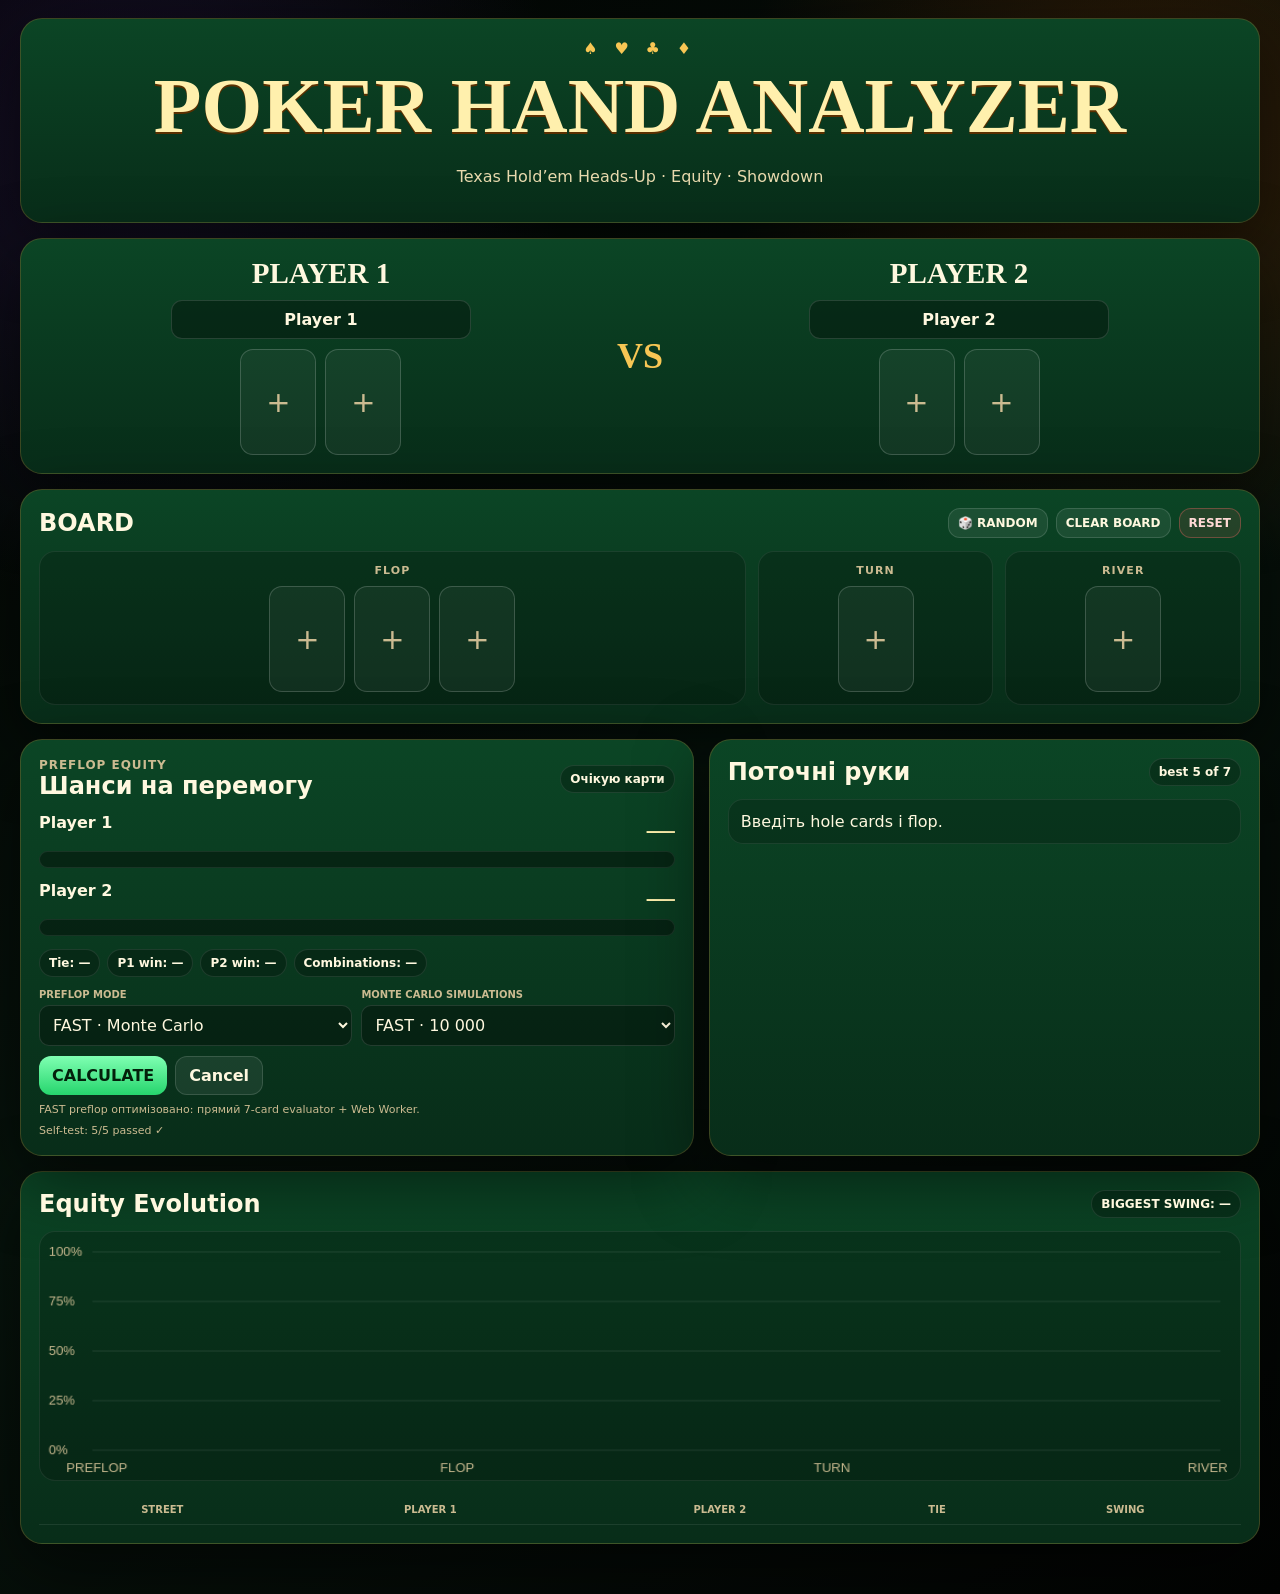
<file: poker_hand_analyzer_fast.html>
<!doctype html>
<html lang="uk">
<head>
<meta charset="utf-8">
<meta name="viewport" content="width=device-width,initial-scale=1">
<title>Poker Hand Analyzer</title>
<style>
:root{--bg:#030604;--panel:#082d19;--panel2:#0b4525;--gold:#f7c654;--gold2:#fff0ad;--text:#fff8df;--muted:#cbbb91;--line:#8a6b2f66;--green:#45df82;--blue:#6ec5ff}
*{box-sizing:border-box}body{margin:0;min-height:100vh;font-family:Inter,system-ui,sans-serif;color:var(--text);background:radial-gradient(circle at 10% 10%,#35206066,transparent 24%),radial-gradient(circle at 90% 10%,#8a370055,transparent 23%),linear-gradient(145deg,#020302,#07130c 50%,#020302)}
button,input,select{font:inherit}button{cursor:pointer}.app{width:min(1240px,calc(100% - 20px));margin:auto;padding:18px 0 50px}.panel{background:linear-gradient(180deg,var(--panel2),var(--panel));border:1px solid var(--line);border-radius:22px;box-shadow:0 22px 70px #0008}.pad{padding:18px}
.hero{text-align:center;margin-bottom:15px;padding:20px}.hero h1{font:700 clamp(42px,7vw,78px) Georgia,serif;color:var(--gold2);margin:3px 0;text-shadow:0 2px #5b3000}.hero p{color:#e8d9ad}.suits{color:var(--gold);letter-spacing:.35em;font-weight:900}
.players{display:grid;grid-template-columns:1fr auto 1fr;gap:14px;align-items:center;margin-bottom:15px}.player{text-align:center}.player h2{font:700 29px Georgia,serif;margin:0 0 10px}.vs{font:700 36px Georgia,serif;color:var(--gold)}
.name{width:min(300px,100%);padding:9px 11px;border-radius:11px;border:1px solid #ffffff22;background:#0005;color:var(--text);text-align:center;font-weight:800;margin-bottom:10px}
.cards{display:flex;gap:9px;justify-content:center;flex-wrap:wrap}.slot,.card{width:76px;height:106px;border-radius:13px;border:1px solid #ffffff2d;display:grid;place-items:center;position:relative}.slot{background:#ffffff0c;color:var(--muted);font-size:29px}.card{background:#fffdf4;color:#171717;box-shadow:0 7px 20px #0005}.red{color:#c82828!important}.rank{position:absolute;left:8px;top:5px;font:700 24px Georgia,serif}.suit{font-size:38px}.x{position:absolute;right:4px;top:3px;width:20px;height:20px;border:0;border-radius:50%;background:#0002;color:inherit;padding:0}
.board{margin-bottom:15px}.head{display:flex;justify-content:space-between;gap:10px;align-items:center;margin-bottom:13px}.head h2,.head h3{margin:0}.streets{display:grid;grid-template-columns:3fr 1fr 1fr;gap:12px}.street{padding:12px;border-radius:16px;background:#0003;border:1px solid #ffffff14}.street b{display:block;text-align:center;color:var(--muted);font-size:11px;letter-spacing:.1em;margin-bottom:9px}
.actions{display:flex;gap:8px;flex-wrap:wrap}.btn{border:0;border-radius:12px;padding:9px 13px;font-weight:900;background:linear-gradient(var(--gold2),var(--gold));color:#2b1700}.btn.sec{background:#ffffff12;border:1px solid #ffffff22;color:var(--text)}.btn.green{background:linear-gradient(#7fffb2,#26d56d);color:#03200b}.btn.redb{background:#ff51511c;border:1px solid #ff6a6a55;color:#ffd9d5}.small{padding:7px 9px;font-size:12px}
.grid{display:grid;grid-template-columns:1.1fr .9fr;gap:15px}.sub{font-size:12px;color:var(--muted);font-weight:900;letter-spacing:.08em}.eqrow{margin:13px 0}.eqtop{display:flex;justify-content:space-between;font-weight:900}.eqval{font:700 28px Georgia,serif;color:var(--gold2)}.bar{height:17px;border-radius:999px;background:#0006;overflow:hidden;margin-top:6px;border:1px solid #ffffff14}.bar span{display:block;height:100%;background:linear-gradient(90deg,#d67b27,#ffd468,#51e393)}.bar.blue span{background:linear-gradient(90deg,#587be0,#69baf8,#78ddff)}.meta{display:flex;gap:7px;flex-wrap:wrap;margin-top:10px}.pill{padding:6px 9px;border-radius:999px;background:#0004;border:1px solid #ffffff18;font-size:12px;font-weight:850}
.controls{display:grid;grid-template-columns:1fr 1fr;gap:9px;margin-top:12px}.field{display:grid;gap:5px}.field label{font-size:10px;color:var(--muted);font-weight:900;text-transform:uppercase}.field select{padding:9px;border-radius:10px;background:#0005;color:var(--text);border:1px solid #ffffff1f}
.progressbox{display:none;margin-top:10px}.progressbox.show{display:block}.progress{height:9px;border-radius:999px;background:#0006;overflow:hidden}.progress span{display:block;height:100%;width:0;background:linear-gradient(90deg,var(--gold),var(--green))}.progtext{font-size:11px;color:var(--muted);margin-top:4px}
.hand{padding:12px;border-radius:15px;background:#0003;border:1px solid #ffffff14;margin-bottom:9px}.hand strong{display:block;color:var(--gold2);font-size:17px}.best{display:flex;gap:5px;flex-wrap:wrap;margin-top:8px}.mini{padding:4px 7px;border-radius:7px;background:#fffdf4;color:#171717;font:700 15px Georgia,serif}.draws{margin-top:7px;color:#e9dcb8;font-size:12px;line-height:1.45}.result{text-align:center;padding:16px;border-radius:17px;background:#f6c65418;border:1px solid #f6c65455}.result h2{font:700 32px Georgia,serif;color:var(--gold2);margin:0 0 4px}
.history{margin-top:15px}.hist{width:100%;border-collapse:collapse}.hist th,.hist td{padding:9px;border-bottom:1px solid #ffffff15;text-align:center}.hist th{font-size:10px;color:var(--muted);text-transform:uppercase}canvas{width:100%;height:250px;background:#0003;border-radius:16px;border:1px solid #ffffff14}
.pickerbg{position:fixed;inset:0;background:#000c;display:none;align-items:center;justify-content:center;padding:16px;z-index:20}.pickerbg.show{display:flex}.picker{width:min(850px,100%);max-height:90vh;overflow:auto;padding:16px;border-radius:20px;background:linear-gradient(#0b3a21,#04150c);border:1px solid var(--line)}.pickgrid{display:grid;grid-template-columns:repeat(13,1fr);gap:5px}.pick{min-height:56px;border-radius:9px;border:1px solid #0002;background:#fffdf4;color:#171717;font:700 16px Georgia,serif}.used{opacity:.2;pointer-events:none}.status{font-size:11px;color:var(--muted);margin-top:8px}
@media(max-width:860px){.players,.grid{grid-template-columns:1fr}.vs{font-size:25px}.streets{grid-template-columns:1fr}.pickgrid{grid-template-columns:repeat(7,1fr)}}@media(max-width:500px){.slot,.card{width:62px;height:88px}.controls{grid-template-columns:1fr}.pickgrid{grid-template-columns:repeat(4,1fr)}}
</style>
</head>
<body>
<div class="app">
<header class="panel hero"><div class="suits">♠ ♥ ♣ ♦</div><h1>POKER HAND ANALYZER</h1><p>Texas Hold’em Heads-Up · Equity · Showdown</p></header>

<section class="panel pad players">
<div class="player"><h2>PLAYER 1</h2><input id="p1name" class="name" value="Player 1"><div id="p1" class="cards"></div></div>
<div class="vs">VS</div>
<div class="player"><h2>PLAYER 2</h2><input id="p2name" class="name" value="Player 2"><div id="p2" class="cards"></div></div>
</section>

<section class="panel pad board">
<div class="head"><h2>BOARD</h2><div class="actions"><button class="btn sec small" onclick="randomHand()">🎲 RANDOM</button><button class="btn sec small" onclick="clearBoard()">CLEAR BOARD</button><button class="btn redb small" onclick="resetAll()">RESET</button></div></div>
<div class="streets">
<div class="street"><b>FLOP</b><div id="flop" class="cards"></div></div>
<div class="street"><b>TURN</b><div id="turn" class="cards"></div></div>
<div class="street"><b>RIVER</b><div id="river" class="cards"></div></div>
</div>
</section>

<div class="grid">
<section class="panel pad">
<div class="head"><div><div id="streetLabel" class="sub">PREFLOP EQUITY</div><h2>Шанси на перемогу</h2></div><span id="calcStatus" class="pill">Очікую карти</span></div>
<div class="eqrow"><div class="eqtop"><span id="n1">Player 1</span><span id="e1" class="eqval">—</span></div><div class="bar"><span id="b1" style="width:0"></span></div></div>
<div class="eqrow"><div class="eqtop"><span id="n2">Player 2</span><span id="e2" class="eqval">—</span></div><div class="bar blue"><span id="b2" style="width:0"></span></div></div>
<div class="meta"><span class="pill">Tie: <b id="tie">—</b></span><span class="pill">P1 win: <b id="w1">—</b></span><span class="pill">P2 win: <b id="w2">—</b></span><span class="pill">Combinations: <b id="comb">—</b></span></div>
<div class="controls"><div class="field"><label>Preflop mode</label><select id="mode"><option value="fast">FAST · Monte Carlo</option><option value="exact">EXACT · Exhaustive</option></select></div><div class="field"><label>Monte Carlo simulations</label><select id="mc"><option value="5000">QUICK · 5 000</option><option value="10000" selected>FAST · 10 000</option><option value="25000">BALANCED · 25 000</option><option value="50000">PRECISE · 50 000</option></select></div></div>
<div class="actions" style="margin-top:10px"><button class="btn green" onclick="calculate()">CALCULATE</button><button class="btn sec" onclick="cancelCalc()">Cancel</button></div>
<div id="progressbox" class="progressbox"><div class="progress"><span id="prog"></span></div><div id="progtext" class="progtext">0%</div></div>
<div id="speedInfo" class="status">FAST preflop оптимізовано: прямий 7-card evaluator + Web Worker.</div><div id="tests" class="status"></div>
</section>

<section class="panel pad"><div class="head"><h2>Поточні руки</h2><span class="pill">best 5 of 7</span></div><div id="hands"></div><div id="final"></div></section>
</div>

<section class="panel pad history">
<div class="head"><h2>Equity Evolution</h2><span id="swing" class="pill">BIGGEST SWING: —</span></div>
<canvas id="chart" width="1100" height="250"></canvas>
<div style="overflow:auto;margin-top:10px"><table class="hist"><thead><tr><th>Street</th><th id="hp1">Player 1</th><th id="hp2">Player 2</th><th>Tie</th><th>Swing</th></tr></thead><tbody id="histbody"></tbody></table></div>
</section>
</div>

<div id="pickerbg" class="pickerbg" onclick="if(event.target.id==='pickerbg')hidePicker()"><div class="picker" onclick="event.stopPropagation()"><div class="head"><div><h2 style="margin:0">Оберіть карту</h2><div id="picktarget" class="sub">—</div></div><button class="btn sec small" onclick="hidePicker()">Закрити</button></div><div id="pickgrid" class="pickgrid"></div></div></div>

<script>
const R=['2','3','4','5','6','7','8','9','T','J','Q','K','A'],S=['s','h','d','c'],SYM={s:'♠',h:'♥',d:'♦',c:'♣'},RED=new Set(['h','d']),CATS=['High Card','One Pair','Two Pair','Three of a Kind','Straight','Flush','Full House','Four of a Kind','Straight Flush'];
let state={p1:[null,null],p2:[null,null],board:[null,null,null,null,null]},hist={},worker=null,pickPath=null;
const p1=document.getElementById('p1'),p2=document.getElementById('p2'),flop=document.getElementById('flop'),turn=document.getElementById('turn'),river=document.getElementById('river'),picktarget=document.getElementById('picktarget'),pickgrid=document.getElementById('pickgrid'),pickerbg=document.getElementById('pickerbg'),progressbox=document.getElementById('progressbox'),calcStatus=document.getElementById('calcStatus'),prog=document.getElementById('prog'),progtext=document.getElementById('progtext'),mode=document.getElementById('mode'),mc=document.getElementById('mc'),e1=document.getElementById('e1'),e2=document.getElementById('e2'),tie=document.getElementById('tie'),w1=document.getElementById('w1'),w2=document.getElementById('w2'),comb=document.getElementById('comb'),b1=document.getElementById('b1'),b2=document.getElementById('b2'),streetLabel=document.getElementById('streetLabel'),hands=document.getElementById('hands'),final=document.getElementById('final'),hp1=document.getElementById('hp1'),hp2=document.getElementById('hp2'),histbody=document.getElementById('histbody'),swing=document.getElementById('swing'),chart=document.getElementById('chart'),tests=document.getElementById('tests'),p1name=document.getElementById('p1name'),p2name=document.getElementById('p2name');
const deck=()=>S.flatMap(s=>R.map(r=>r+s)),pc=c=>({r:c[0],s:c[1],v:R.indexOf(c[0])+2}),pct=x=>(x*100).toFixed(1)+'%',esc=s=>String(s??'').replace(/[&<>"']/g,c=>({'&':'&amp;','<':'&lt;','>':'&gt;','"':'&quot;',"'":'&#039;'}[c]));
const n1=()=>document.getElementById('p1name').value||'Player 1',n2=()=>document.getElementById('p2name').value||'Player 2';
function rankName(v){return({14:'Ace',13:'King',12:'Queen',11:'Jack',10:'Ten',9:'Nine',8:'Eight',7:'Seven',6:'Six',5:'Five',4:'Four',3:'Three',2:'Two'})[v]||v}
function rank5(cs){const vs=cs.map(c=>pc(c).v).sort((a,b)=>b-a),ss=cs.map(c=>pc(c).s),ct={};vs.forEach(v=>ct[v]=(ct[v]||0)+1);const g=Object.entries(ct).map(([v,n])=>({v:+v,n})).sort((a,b)=>b.n-a.n||b.v-a.v),u=[...new Set(vs)].sort((a,b)=>b-a),seq=u.includes(14)?[...u,1]:u;let sh=0;for(let i=0;i<=seq.length-5;i++)if(seq[i]-seq[i+4]===4){sh=seq[i];break}const fl=ss.every(s=>s===ss[0]);if(fl&&sh)return{c:8,t:[sh]};if(g[0].n===4)return{c:7,t:[g[0].v,g[1].v]};if(g[0].n===3&&g[1].n===2)return{c:6,t:[g[0].v,g[1].v]};if(fl)return{c:5,t:vs};if(sh)return{c:4,t:[sh]};if(g[0].n===3)return{c:3,t:[g[0].v,...g.filter(x=>x.n===1).map(x=>x.v).sort((a,b)=>b-a)]};const p=g.filter(x=>x.n===2).sort((a,b)=>b.v-a.v);if(p.length>=2)return{c:2,t:[p[0].v,p[1].v,g.filter(x=>x.n===1).map(x=>x.v).sort((a,b)=>b-a)[0]]};if(p.length===1)return{c:1,t:[p[0].v,...g.filter(x=>x.n===1).map(x=>x.v).sort((a,b)=>b-a)]};return{c:0,t:vs}}
function cmp(a,b){if(a.c!==b.c)return a.c-b.c;for(let i=0;i<Math.max(a.t.length,b.t.length);i++){const d=(a.t[i]||0)-(b.t[i]||0);if(d)return d}return 0}
function comb5(a){const o=[];for(let i=0;i<a.length-4;i++)for(let j=i+1;j<a.length-3;j++)for(let k=j+1;k<a.length-2;k++)for(let l=k+1;l<a.length-1;l++)for(let m=l+1;m<a.length;m++)o.push([a[i],a[j],a[k],a[l],a[m]]);return o}
function evalHand(cs){if(cs.length<5)return null;let best=null,five=null;for(const f of comb5(cs)){const r=rank5(f);if(!best||cmp(r,best)>0){best=r;five=f}}let d=CATS[best.c],h=best.t[0];if(best.c===8&&h===14)d='Royal Flush';else if(best.c===8)d=`Straight Flush — ${rankName(h)} high`;else if(best.c===7)d=`Four of a Kind — ${rankName(best.t[0])}s`;else if(best.c===6)d=`Full House — ${rankName(best.t[0])}s full of ${rankName(best.t[1])}s`;else if(best.c===5)d=`Flush — ${rankName(h)} high`;else if(best.c===4)d=`Straight — ${rankName(h)} high`;else if(best.c===3)d=`Three of a Kind — ${rankName(best.t[0])}s`;else if(best.c===2)d=`Two Pair — ${rankName(best.t[0])}s and ${rankName(best.t[1])}s`;else if(best.c===1)d=`One Pair — ${rankName(best.t[0])}s`;else d=`High Card — ${rankName(best.t[0])}`;return{rank:best.c,category:CATS[best.c],description:d,bestFive:five,c:best.c,t:best.t}}
function used(){return[...state.p1,...state.p2,...state.board].filter(Boolean)}function street(){const n=state.board.filter(Boolean).length;return n===5?'river':n===4?'turn':n===3?'flop':'preflop'}
function renderCard(c,path){if(!c)return`<button class="slot" onclick="openPicker('${path}')">+</button>`;const x=pc(c);return`<div class="card ${RED.has(x.s)?'red':''}" onclick="openPicker('${path}')"><span class="rank">${x.r}</span><span class="suit">${SYM[x.s]}</span><button class="x" onclick="event.stopPropagation();clearPath('${path}')">×</button></div>`}
function renderSlots(){p1.innerHTML=[0,1].map(i=>renderCard(state.p1[i],`p1.${i}`)).join('');p2.innerHTML=[0,1].map(i=>renderCard(state.p2[i],`p2.${i}`)).join('');flop.innerHTML=[0,1,2].map(i=>renderCard(state.board[i],`board.${i}`)).join('');turn.innerHTML=renderCard(state.board[3],'board.3');river.innerHTML=renderCard(state.board[4],'board.4')}
function pathGet(p){const[a,i]=p.split('.');return state[a][+i]}function pathSet(p,v){const[a,i]=p.split('.');state[a][+i]=v}
function clearPath(p){pathSet(p,null);if(p==='board.0'||p==='board.1'||p==='board.2'){state.board[3]=state.board[4]=null}if(p==='board.3')state.board[4]=null;changed()}
function openPicker(p){const[a,i]=p.split('.');if(a==='board'&&+i===3&&state.board.slice(0,3).some(x=>!x))return alert('Спочатку введіть flop.');if(a==='board'&&+i===4&&!state.board[3])return alert('Спочатку введіть turn.');pickPath=p;picktarget.textContent=p;const u=new Set(used().filter(c=>c!==pathGet(p)));pickgrid.innerHTML=S.flatMap(s=>R.map(r=>{const c=r+s;return`<button class="pick ${RED.has(s)?'red':''} ${u.has(c)?'used':''}" onclick="choose('${c}')">${r}${SYM[s]}</button>`})).join('');pickerbg.classList.add('show')}
function choose(c){if(used().includes(c)&&pathGet(pickPath)!==c)return;pathSet(pickPath,c);hidePicker();changed()}function hidePicker(){pickerbg.classList.remove('show')}
function changed(){cancelCalc();renderSlots();renderHands();const bn=state.board.filter(Boolean).length;if(state.p1.every(Boolean)&&state.p2.every(Boolean)&&[0,3,4,5].includes(bn))calculate();else clearEq()}
function clearEq(){['e1','e2','tie','w1','w2','comb'].forEach(id=>document.getElementById(id).textContent='—');b1.style.width=b2.style.width='0';calcStatus.textContent='Очікую карти'}
function calculate(){if(!state.p1.every(Boolean)||!state.p2.every(Boolean))return alert('Введіть 2 карти кожного гравця.');const bn=state.board.filter(Boolean).length;if(![0,3,4,5].includes(bn))return alert('Board: 0, 3, 4 або 5 карт.');const st=street();if(st==='river')return riverResult();const payload={p1:state.p1,p2:state.p2,board:state.board.filter(Boolean),street:st,mode:st==='preflop'?mode.value:'exact',iterations:+mc.value,maxMs:25000};runWorker(payload)}
function cancelCalc(){if(worker){worker.terminate();worker=null}progressbox.classList.remove('show')}
function runWorker(payload){cancelCalc();worker=new Worker(URL.createObjectURL(new Blob([`(${workerMain.toString()})()`],{type:'text/javascript'})));progressbox.classList.add('show');calcStatus.textContent='Розрахунок…';worker.onmessage=e=>{const m=e.data;if(m.type==='p'){prog.style.width=m.v+'%';progtext.textContent=m.v.toFixed(1)+'%'}else if(m.type==='done'){worker=null;progressbox.classList.remove('show');applyEq(m.r,payload.street)}else{console.error(m);worker=null;progressbox.classList.remove('show')}};worker.postMessage(payload)}
function workerMain(){
  const R=['2','3','4','5','6','7','8','9','T','J','Q','K','A'], S=['s','h','d','c'];
  const rankMap={2:2,3:3,4:4,5:5,6:6,7:7,8:8,9:9,T:10,J:11,Q:12,K:13,A:14};
  const suitMap={s:0,h:1,d:2,c:3};
  const enc=c=>suitMap[c[1]]*13+(rankMap[c[0]]-2);
  const rankOf=x=>(x%13)+2, suitOf=x=>(x/13)|0;
  const fullDeck=()=>Array.from({length:52},(_,i)=>i);
  function straightHighFromCounts(cnt){
    for(let h=14;h>=6;h--) if(cnt[h]&&cnt[h-1]&&cnt[h-2]&&cnt[h-3]&&cnt[h-4]) return h;
    if(cnt[14]&&cnt[5]&&cnt[4]&&cnt[3]&&cnt[2]) return 5;
    return 0;
  }
  function eval7(cards){
    const cnt=new Uint8Array(15), sc=new Uint8Array(4);
    const sr=[[],[],[],[]];
    for(let i=0;i<7;i++){const x=cards[i],r=rankOf(x),s=suitOf(x);cnt[r]++;sc[s]++;sr[s].push(r)}
    // Straight flush
    for(let s=0;s<4;s++) if(sc[s]>=5){
      const c=new Uint8Array(15);for(const r of sr[s])c[r]=1;const sh=straightHighFromCounts(c);if(sh)return[8,sh,0,0,0,0];
    }
    // Quads
    for(let r=14;r>=2;r--) if(cnt[r]===4){let k=14;while(k>=2&&(k===r||!cnt[k]))k--;return[7,r,k,0,0,0]}
    // Full house
    let trip1=0,trip2=0;for(let r=14;r>=2;r--)if(cnt[r]>=3){if(!trip1)trip1=r;else if(!trip2)trip2=r}
    if(trip1){let pair=trip2;for(let r=14;r>=2&&!pair;r--)if(r!==trip1&&cnt[r]>=2)pair=r;if(pair)return[6,trip1,pair,0,0,0]}
    // Flush
    for(let s=0;s<4;s++) if(sc[s]>=5){const a=sr[s].sort((a,b)=>b-a);return[5,a[0],a[1],a[2],a[3],a[4]]}
    // Straight
    const sh=straightHighFromCounts(cnt);if(sh)return[4,sh,0,0,0,0];
    // Trips
    if(trip1){const ks=[];for(let r=14;r>=2&&ks.length<2;r--)if(r!==trip1&&cnt[r])ks.push(r);return[3,trip1,ks[0],ks[1],0,0]}
    // Pairs
    const pairs=[];for(let r=14;r>=2;r--)if(cnt[r]>=2)pairs.push(r);
    if(pairs.length>=2){let k=14;while(k>=2&&(k===pairs[0]||k===pairs[1]||!cnt[k]))k--;return[2,pairs[0],pairs[1],k,0,0]}
    if(pairs.length===1){const ks=[];for(let r=14;r>=2&&ks.length<3;r--)if(r!==pairs[0]&&cnt[r])ks.push(r);return[1,pairs[0],ks[0],ks[1],ks[2],0]}
    // High card
    const hi=[];for(let r=14;r>=2&&hi.length<5;r--)if(cnt[r])hi.push(r);return[0,hi[0],hi[1],hi[2],hi[3],hi[4]];
  }
  function cmp(a,b){for(let i=0;i<6;i++){const d=(a[i]||0)-(b[i]||0);if(d)return d}return 0}
  function result(p1,p2,b){
    return cmp(eval7([p1[0],p1[1],b[0],b[1],b[2],b[3],b[4]]),eval7([p2[0],p2[1],b[0],b[1],b[2],b[3],b[4]]));
  }
  onmessage=e=>{
    try{
      const {p1:sp1,p2:sp2,board:sboard,street,mode,iterations,maxMs=25000}=e.data;
      const p1=sp1.map(enc),p2=sp2.map(enc),board=sboard.map(enc),known=new Set([...p1,...p2,...board]),rem=fullDeck().filter(x=>!known.has(x));
      let w1=0,w2=0,tie=0,total=0,last=0,timedOut=false;const started=performance.now();
      const add=x=>{total++;if(x>0)w1++;else if(x<0)w2++;else tie++};
      if(street==='preflop'&&mode==='fast'){
        const d=rem.slice();
        for(let i=0;i<iterations;i++){
          // Partial Fisher-Yates: only the first five cards are needed.
          for(let k=0;k<5;k++){const j=k+Math.floor(Math.random()*(d.length-k));const z=d[k];d[k]=d[j];d[j]=z}
          add(result(p1,p2,d));
          if((i&511)===0){
            const elapsed=performance.now()-started;
            postMessage({type:'p',v:i/iterations*100});
            if(elapsed>=maxMs){timedOut=true;break}
          }
        }
      }else if(street==='preflop'){
        const n=rem.length,ex=n*(n-1)*(n-2)*(n-3)*(n-4)/120;let q=0;
        const b=[0,0,0,0,0];
        for(let i=0;i<n-4;i++)for(let j=i+1;j<n-3;j++)for(let k=j+1;k<n-2;k++)for(let l=k+1;l<n-1;l++)for(let m=l+1;m<n;m++){
          b[0]=rem[i];b[1]=rem[j];b[2]=rem[k];b[3]=rem[l];b[4]=rem[m];add(result(p1,p2,b));q++;
          if((q&8191)===0)postMessage({type:'p',v:q/ex*100});
        }
      }else if(street==='flop'){
        let q=0,ex=rem.length*(rem.length-1)/2;const b=[board[0],board[1],board[2],0,0];
        for(let i=0;i<rem.length-1;i++)for(let j=i+1;j<rem.length;j++){b[3]=rem[i];b[4]=rem[j];add(result(p1,p2,b));q++;if((q&63)===0)postMessage({type:'p',v:q/ex*100})}
      }else if(street==='turn'){
        const b=[board[0],board[1],board[2],board[3],0];
        for(let i=0;i<rem.length;i++){b[4]=rem[i];add(result(p1,p2,b));if((i&7)===0)postMessage({type:'p',v:(i+1)/rem.length*100})}
      }
      const elapsedMs=performance.now()-started;
      postMessage({type:'done',r:{player1Win:w1/total,player2Win:w2/total,tie:tie/total,player1Equity:(w1+tie/2)/total,player2Equity:(w2+tie/2)/total,combinations:total,elapsedMs,timedOut,requestedIterations:iterations}});
    }catch(err){postMessage({type:'error',error:String(err.stack||err)})}
  }
}
function applyEq(r,st){document.getElementById('n1').textContent=n1();document.getElementById('n2').textContent=n2();e1.textContent=pct(r.player1Equity);e2.textContent=pct(r.player2Equity);tie.textContent=pct(r.tie);w1.textContent=pct(r.player1Win);w2.textContent=pct(r.player2Win);comb.textContent=r.combinations.toLocaleString('uk-UA');b1.style.width=r.player1Equity*100+'%';b2.style.width=r.player2Equity*100+'%';streetLabel.textContent=st.toUpperCase()+(st==='river'?' RESULT':' EQUITY');const secs=r.elapsedMs!=null?(r.elapsedMs/1000).toFixed(2)+' s':'';calcStatus.textContent=(st==='preflop'&&mode.value==='fast'?'FAST Monte Carlo':'Exact')+(secs?' · '+secs:'');if(st==='preflop'&&mode.value==='fast'){const n=Math.max(1,r.combinations),ci=1.96*Math.sqrt(.25/n)*100;speedInfo.textContent=`Виконано ${n.toLocaleString('uk-UA')} симуляцій за ${secs}. Орієнтовна максимальна 95% похибка: ±${ci.toFixed(1)} п.п.${r.timedOut?' Досягнуто ліміт 25 с.':''}`;}else if(secs){speedInfo.textContent=`Точний розрахунок: ${r.combinations.toLocaleString('uk-UA')} комбінацій за ${secs}.`;}hist[st]={...r};renderHist();renderHands()}
function riverResult(){const b=state.board.filter(Boolean),h1=evalHand([...state.p1,...b]),h2=evalHand([...state.p2,...b]),c=cmp(h1,h2),r={player1Win:c>0?1:0,player2Win:c<0?1:0,tie:c===0?1:0,player1Equity:c>0?1:c===0?.5:0,player2Equity:c<0?1:c===0?.5:0,combinations:1};applyEq(r,'river')}
function mini(c){const x=pc(c);return`<span class="mini ${RED.has(x.s)?'red':''}">${x.r}${SYM[x.s]}</span>`}
function drawInfo(hole,board,current){if(board.length<3||board.length>=5)return{labels:[],outs:[]};const known=[...hole,...board],rem=deck().filter(c=>!known.includes(c)),outs=[];for(const c of rem){const h=evalHand([...known,c]);if(cmp(h,current)>0)outs.push(c)}const labels=[],all=known.map(pc),sc={s:0,h:0,d:0,c:0};all.forEach(x=>sc[x.s]++);if(Object.values(sc).some(n=>n===4))labels.push('Flush Draw');const vals=[...new Set(all.map(x=>x.v))];if(vals.includes(14))vals.push(1);let open=false,gut=false;for(let st=1;st<=10;st++){const seq=[st,st+1,st+2,st+3,st+4],have=seq.filter(v=>vals.includes(v));if(have.length===4){const miss=seq.find(v=>!vals.includes(v));(miss===st||miss===st+4)?open=true:gut=true}}if(open)labels.push('Open-ended Straight Draw');else if(gut)labels.push('Gutshot');const bh=Math.max(...board.map(c=>pc(c).v));if(hole.filter(c=>pc(c).v>bh).length===2)labels.push('Two Overcards');if(current.rank===2)labels.push('Full House Draw');if(current.rank===3)labels.push('Full House / Quads Draw');if(current.rank===6)labels.push('Four of a Kind Draw');return{labels:[...new Set(labels)],outs}}
function handHtml(name,h,hole,b){const d=drawInfo(hole,b,h);return`<div class="hand"><strong>${esc(name)}</strong><div>${esc(h.description)}</div><div class="best">${h.bestFive.map(mini).join('')}</div><div class="draws">${d.labels.length?'<b>Draws:</b> '+d.labels.join(' · ')+'<br><b>Unique outs:</b> '+d.outs.length:'Draws: —'}</div></div>`}
function renderHands(){const b=state.board.filter(Boolean);if(!state.p1.every(Boolean)||!state.p2.every(Boolean)||b.length<3){hands.innerHTML='<div class="hand">Введіть hole cards і flop.</div>';final.innerHTML='';return}const h1=evalHand([...state.p1,...b]),h2=evalHand([...state.p2,...b]);hands.innerHTML=handHtml(n1(),h1,state.p1,b)+handHtml(n2(),h2,state.p2,b);if(b.length===5){const c=cmp(h1,h2),win=c>0?n1():c<0?n2():null;final.innerHTML=`<div class="result"><h2>${win?'🏆 '+esc(win)+' WINS':'🤝 SPLIT POT'}</h2><div>${win?esc(c>0?h1.description:h2.description):'Рівні найкращі руки'}</div></div>`}else final.innerHTML=''}
function renderHist(){hp1.textContent=n1();hp2.textContent=n2();let prev=null,big=null,rows='';for(const s of['preflop','flop','turn','river']){const h=hist[s];if(!h)continue;let sw='—';if(prev){const d=(h.player1Equity-prev.player1Equity)*100;sw=(d>=0?'+':'')+d.toFixed(1)+' pp';if(!big||Math.abs(d)>Math.abs(big.d))big={s,d}}rows+=`<tr><td>${s.toUpperCase()}</td><td>${pct(h.player1Equity)}</td><td>${pct(h.player2Equity)}</td><td>${pct(h.tie)}</td><td>${sw}</td></tr>`;prev=h}histbody.innerHTML=rows;swing.textContent='BIGGEST SWING: '+(big?big.s.toUpperCase()+' '+(big.d>=0?'+':'')+big.d.toFixed(1)+' pp':'—');drawChart()}
function drawChart(){const c=chart,ctx=c.getContext('2d'),W=c.width,H=c.height;ctx.clearRect(0,0,W,H);ctx.strokeStyle='#ffffff1c';ctx.fillStyle='#cbbb91';ctx.font='12px sans-serif';for(let y=0;y<=100;y+=25){const py=H-30-y*(H-50)/100;ctx.beginPath();ctx.moveTo(48,py);ctx.lineTo(W-18,py);ctx.stroke();ctx.fillText(y+'%',8,py+4)}const ss=['preflop','flop','turn','river'],xs=ss.map((s,i)=>48+i*(W-72)/3);ss.forEach((s,i)=>ctx.fillText(s.toUpperCase(),xs[i]-24,H-8));function line(k,col){const p=[];ss.forEach((s,i)=>hist[s]&&p.push([xs[i],H-30-hist[s][k]*(H-50)]));if(!p.length)return;ctx.strokeStyle=col;ctx.lineWidth=4;ctx.beginPath();p.forEach((q,i)=>i?ctx.lineTo(...q):ctx.moveTo(...q));ctx.stroke();ctx.fillStyle=col;p.forEach(q=>{ctx.beginPath();ctx.arc(q[0],q[1],5,0,Math.PI*2);ctx.fill()})}line('player1Equity','#f7c654');line('player2Equity','#6ec5ff')}
function randomHand(){const d=deck();for(let i=d.length-1;i;i--){const j=Math.floor(Math.random()*(i+1));[d[i],d[j]]=[d[j],d[i]]}state={p1:d.slice(0,2),p2:d.slice(2,4),board:[null,null,null,null,null]};hist={};changed()}function clearBoard(){state.board=[null,null,null,null,null];hist=hist.preflop?{preflop:hist.preflop}:{};changed()}function resetAll(){cancelCalc();state={p1:[null,null],p2:[null,null],board:[null,null,null,null,null]};hist={};renderSlots();renderHands();renderHist();clearEq()}
p1name.addEventListener('input',()=>{renderHands();renderHist()});p2name.addEventListener('input',()=>{renderHands();renderHist()});mode.addEventListener('change',()=>{if(street()==='preflop'&&state.p1.every(Boolean)&&state.p2.every(Boolean))calculate()});
function selfTest(){const T=[];const t=(n,c)=>T.push([n,!!c]);t('Royal Flush',evalHand(['As','Ks','Qs','Js','Ts','2d','3c']).description==='Royal Flush');t('Wheel',evalHand(['As','2d','3c','4h','5s','Kd','Qd']).rank===4);const a=evalHand(['As','Ah','Kd','9c','7s','3d','2c']),b=evalHand(['Ac','Ad','Qd','9h','7c','3s','2d']);t('Kicker',cmp(a,b)>0);t('Full House',evalHand(['Ah','Ad','Ac','Ks','Kd','2c','3s']).rank===6);const x=evalHand(['As','Kd','Qh','Jc','Ts','2d','3d']),y=evalHand(['Ah','Kc','Qd','Js','Tc','2c','3c']);t('Split',cmp(x,y)===0);tests.textContent=`Self-test: ${T.filter(x=>x[1]).length}/${T.length} passed`+(T.every(x=>x[1])?' ✓':' ⚠')}
renderSlots();renderHands();renderHist();selfTest();
</script>
</body>
</html>
</file>
